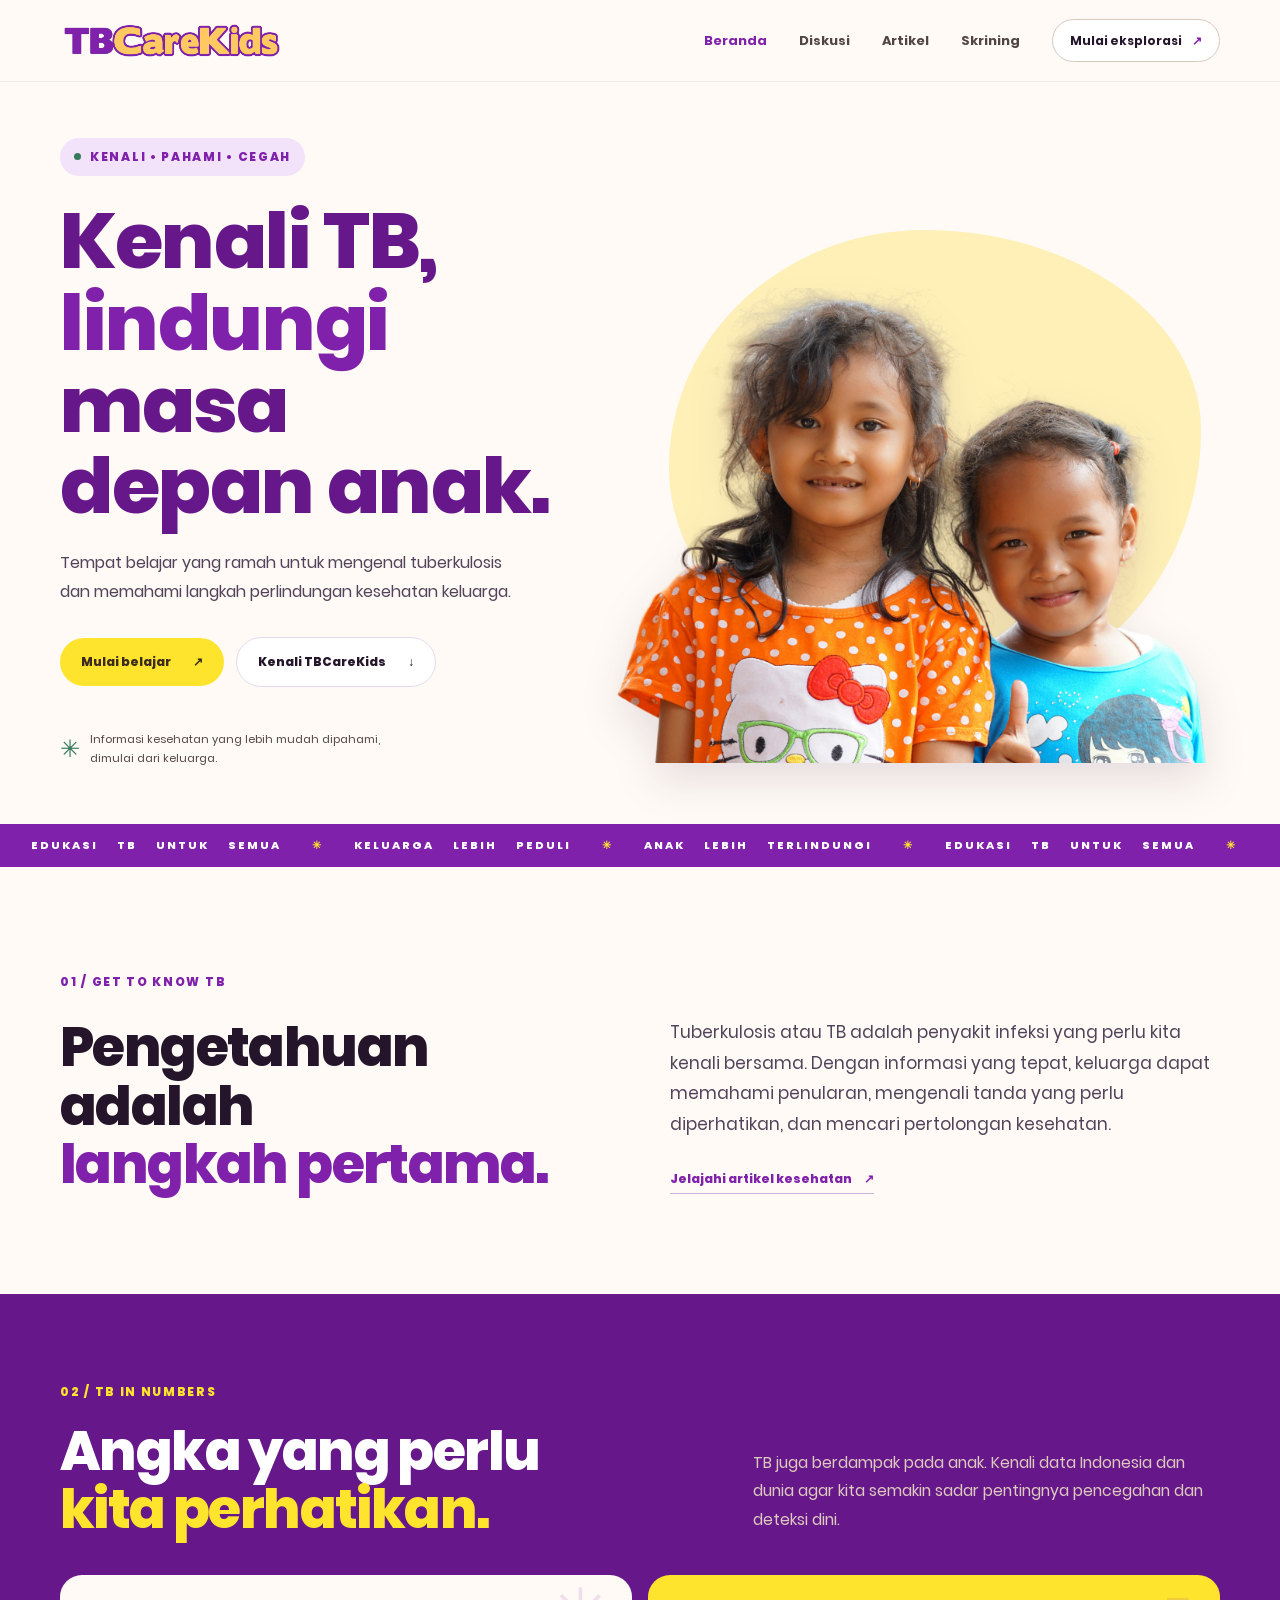
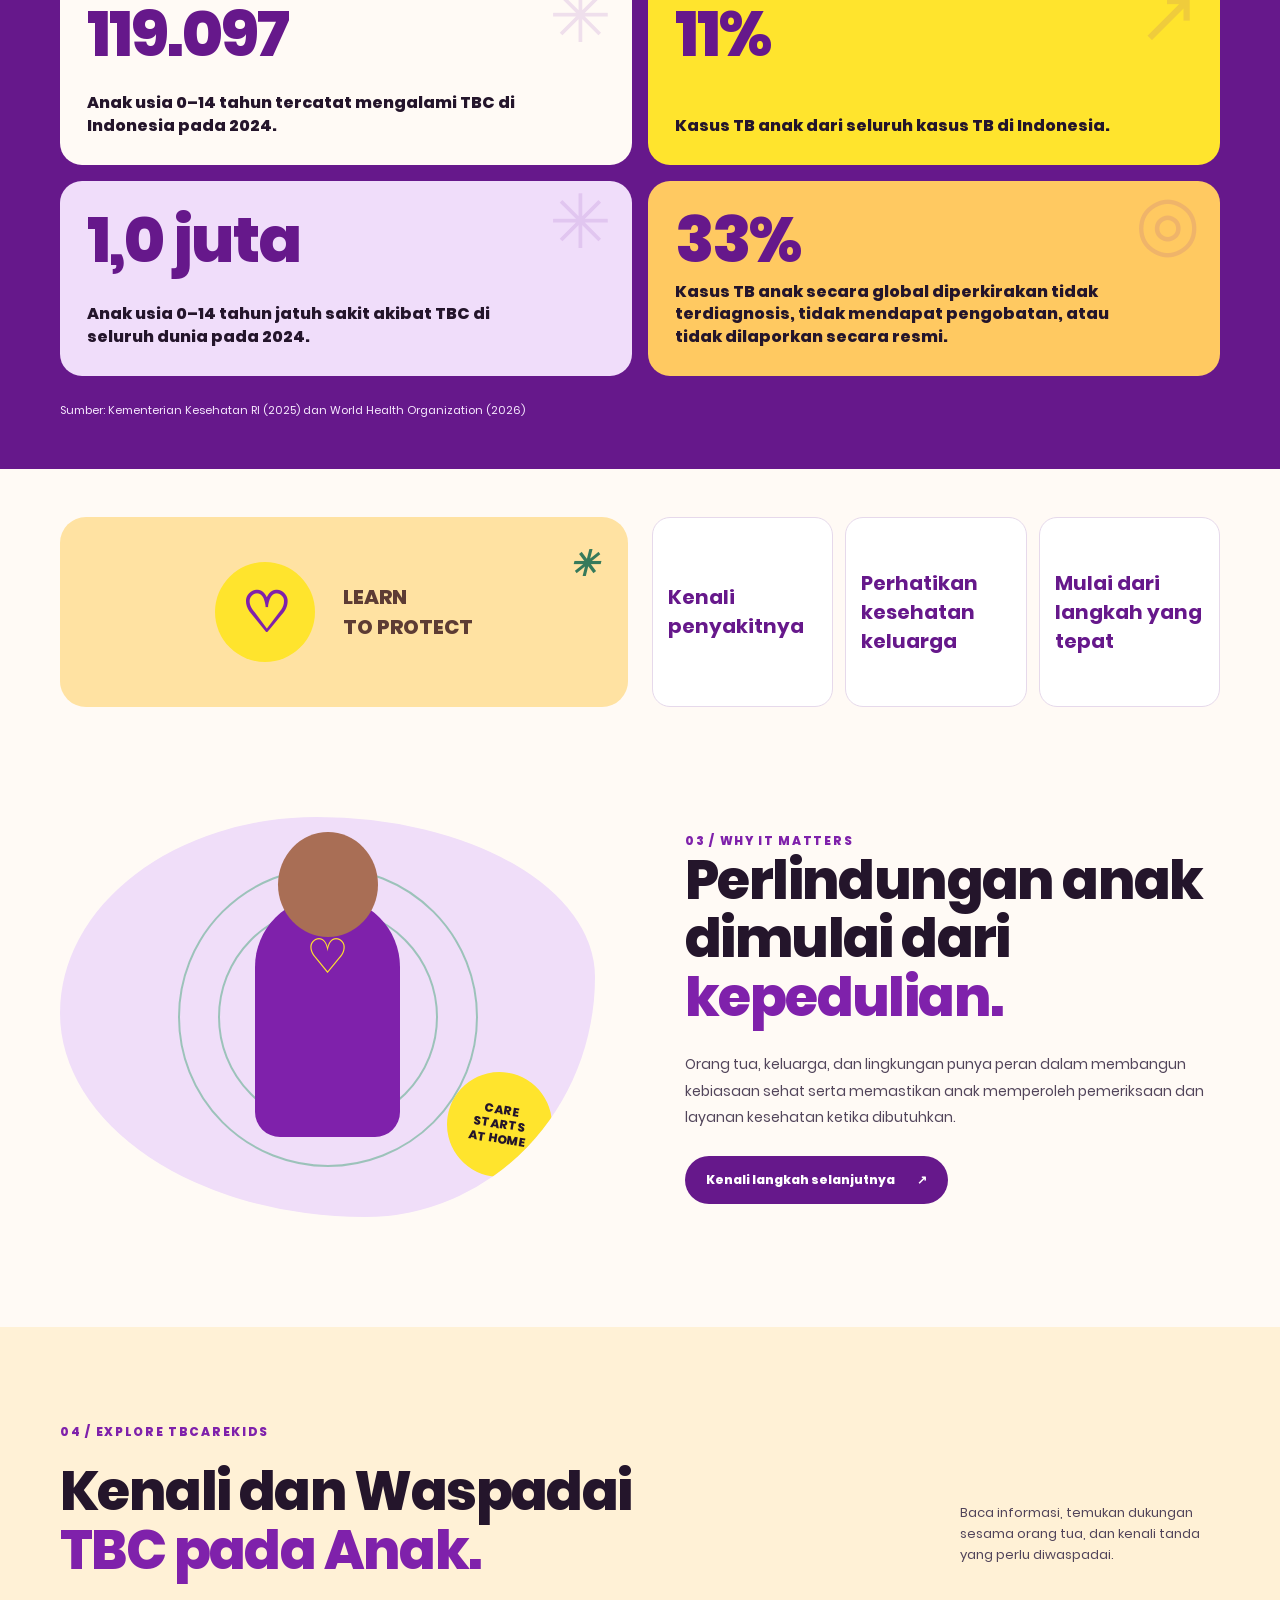
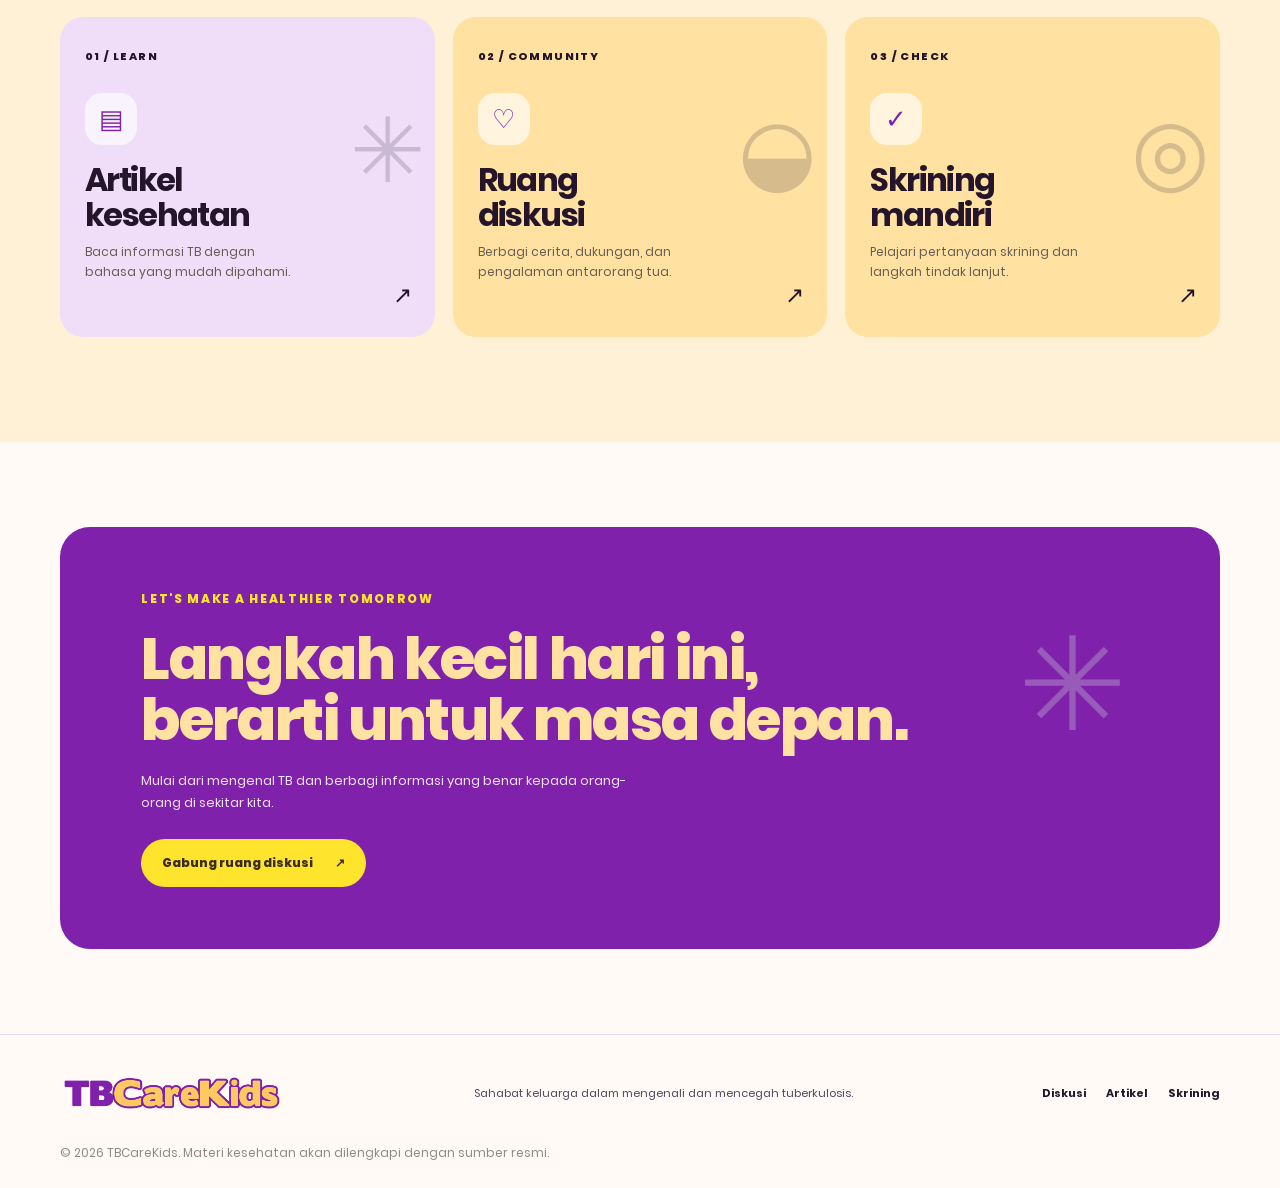
<file: TBCareKids-v7/index.html>
<!DOCTYPE html>
<html lang="id">
<head>
  <meta charset="UTF-8">
  <meta name="viewport" content="width=device-width, initial-scale=1.0">
  <meta name="description" content="TBCareKids — Sahabat keluarga dalam mengenali dan mencegah tuberkulosis.">
  <meta name="theme-color" content="#fffaf5">
  <title>TBCareKids — Kenali TB, Lindungi Generasi</title>
  
  <link rel="stylesheet" href="css/style.css">
<link rel="stylesheet" href="css/v6.css"><link rel="stylesheet" href="css/v7.css"><link rel="stylesheet" href="css/v8.css"></head>
<body>
  <header class="site-header">
    <a class="brand" href="index.html" aria-label="TBCareKids beranda"><img class="brand-logo" src="assets/images/logo-v7.png" alt="TBCareKids" width="3405" height="554"></a>
    <button class="menu-toggle" aria-label="Buka menu" aria-expanded="false"><span></span><span></span><span></span></button>
    <nav class="main-nav" aria-label="Navigasi utama">
      <a class="active" href="index.html">Beranda</a><a href="komunitas.html">Diskusi</a><a href="artikel.html">Artikel</a><a href="skrining.html">Skrining</a>
      <a class="nav-cta" href="skrining.html">Mulai eksplorasi <span>↗</span></a>
    </nav>
  </header>

  <main>
    <section class="hero section-wrap">
      <div class="hero-copy">
        <span class="eyebrow"><span class="eyebrow-dot"></span> Kenali • Pahami • Cegah</span>
        <h1>Kenali TB,<br><span class="text-purple">lindungi</span> masa<br>depan anak.</h1>
        <p class="hero-lead">Tempat belajar yang ramah untuk mengenal tuberkulosis dan memahami langkah perlindungan kesehatan keluarga.</p>
        <div class="hero-actions"><a class="btn btn-primary" href="artikel.html">Mulai belajar <span>↗</span></a><a class="btn btn-quiet" href="#tentang">Kenali TBCareKids <span>↓</span></a></div>
        <div class="hero-note"><span class="note-icon">✳</span><span>Informasi kesehatan yang lebih mudah dipahami, dimulai dari keluarga.</span></div>
      </div>
      <div class="hero-art" aria-label="Foto anak-anak">
        <span class="photo-accent-ring" aria-hidden="true"></span>
        <div class="hero-photo-wrap">
          <img class="hero-photo" src="assets/images/landing-kids.png" alt="Dua anak tersenyum" width="2048" height="1365" fetchpriority="high">
        </div>
      </div>
    </section>

    <section class="ticker" aria-label="Pesan utama"><div>EDUKASI TB UNTUK SEMUA <span>✳</span> KELUARGA LEBIH PEDULI <span>✳</span> ANAK LEBIH TERLINDUNGI <span>✳</span> EDUKASI TB UNTUK SEMUA <span>✳</span></div></section>

    <section class="intro section-wrap" id="tentang">
      <div class="section-kicker">01 / GET TO KNOW TB</div>
      <div class="intro-grid">
        <h2>Pengetahuan adalah<br><span class="text-purple">langkah pertama.</span></h2>
        <div><p class="large-copy">Tuberkulosis atau TB adalah penyakit infeksi yang perlu kita kenali bersama. Dengan informasi yang tepat, keluarga dapat memahami penularan, mengenali tanda yang perlu diperhatikan, dan mencari pertolongan kesehatan.</p><a class="text-link" href="artikel.html">Jelajahi artikel kesehatan <span>↗</span></a></div>
      </div>

    </section>

    <section class="stats-section" aria-labelledby="stats-heading">
      <div class="section-wrap stats-inner">
        <div class="section-kicker light">02 / TB IN NUMBERS</div>
        <div class="stats-heading"><h2 id="stats-heading">Angka yang perlu<br><span>kita perhatikan.</span></h2><p>TB juga berdampak pada anak. Kenali data Indonesia dan dunia agar kita semakin sadar pentingnya pencegahan dan deteksi dini.</p></div>
        <div class="stats-grid">
          <article class="stat-tile stat-tile-primary"><div class="stat-number" data-count-target="135000" data-count-format="count" aria-label="135.000">135.000</div><div class="stat-label">Anak usia 0–14 tahun tercatat mengalami TBC di Indonesia pada 2024.</div><span class="stat-decoration" aria-hidden="true">✳</span></article>
          <article class="stat-tile stat-tile-yellow"><div class="stat-number" data-count-target="12" data-count-format="percent" aria-label="12%">12%</div><div class="stat-label">Kasus TB anak dari seluruh kasus TB di Indonesia.</div><span class="stat-decoration" aria-hidden="true">↗</span></article>
          <article class="stat-tile stat-tile-lilac"><div class="stat-number" data-count-target="1.2" data-count-format="million" aria-label="1,2 juta">1,2 juta</div><div class="stat-label">Anak usia 0–14 tahun jatuh sakit akibat TBC di seluruh dunia pada 2024.</div><span class="stat-decoration" aria-hidden="true">✳</span></article>
          <article class="stat-tile stat-tile-orange"><div class="stat-number" data-count-target="42" data-count-format="percent" aria-label="42%">42%</div><div class="stat-label">Kasus TB anak secara global diperkirakan tidak terdiagnosis, tidak mendapat pengobatan, atau tidak dilaporkan secara resmi.</div><span class="stat-decoration" aria-hidden="true">◎</span></article>
        </div>
        <div class="stats-bottom stats-source-single"><span>Sumber: Kementerian Kesehatan RI (2025) dan World Health Organization (2026)</span></div>
      </div>
    </section>

    <section class="learn-after-stats section-wrap" aria-label="Belajar untuk melindungi">
      <div class="intro-bottom">
        <div class="intro-visual"><div class="lung-icon">♡</div><span>LEARN<br>TO PROTECT</span><i>✳</i></div>
        <div class="intro-facts"><div><span>Kenali penyakitnya</span></div><div><span>Perhatikan kesehatan keluarga</span></div><div><span>Mulai dari langkah yang tepat</span></div></div>
      </div>
    </section>

    <section class="why section-wrap">
      <div class="why-image"><div class="why-orbit orbit-a"></div><div class="why-orbit orbit-b"></div><div class="why-figure"><span>♡</span></div><div class="why-label">CARE<br>STARTS<br>AT HOME</div></div>
      <div class="why-copy"><div class="section-kicker">03 / WHY IT MATTERS</div><h2>Perlindungan anak<br>dimulai dari <span class="text-purple">kepedulian.</span></h2><p>Orang tua, keluarga, dan lingkungan punya peran dalam membangun kebiasaan sehat serta memastikan anak memperoleh pemeriksaan dan layanan kesehatan ketika dibutuhkan.</p><a class="btn btn-dark" href="skrining.html">Kenali langkah selanjutnya <span>↗</span></a></div>
    </section>

    <section class="explore-section">
      <div class="section-wrap">
        <div class="section-kicker">04 / EXPLORE TBCAREKIDS</div>
        <div class="explore-heading"><h2>Kenali dan Waspadai<br><span class="text-purple">TBC pada Anak.</span></h2><p>Baca informasi, temukan dukungan sesama orang tua, dan kenali tanda yang perlu diwaspadai.</p></div>
        <div class="feature-grid">
          <a class="feature-card feature-lilac" href="artikel.html"><span class="feature-index">01 / LEARN</span><div class="feature-icon">▤</div><h3>Artikel<br>kesehatan</h3><p>Baca informasi TB dengan bahasa yang mudah dipahami.</p><span class="feature-arrow">↗</span><div class="feature-shape">✳</div></a>
          <a class="feature-card feature-yellow" href="komunitas.html"><span class="feature-index">02 / COMMUNITY</span><div class="feature-icon">♡</div><h3>Ruang<br>diskusi</h3><p>Berbagi cerita, dukungan, dan pengalaman antarorang tua.</p><span class="feature-arrow">↗</span><div class="feature-shape">◒</div></a>
          <a class="feature-card feature-green" href="skrining.html"><span class="feature-index">03 / CHECK</span><div class="feature-icon">✓</div><h3>Skrining<br>mandiri</h3><p>Pelajari pertanyaan skrining dan langkah tindak lanjut.</p><span class="feature-arrow">↗</span><div class="feature-shape">◎</div></a>
        </div>
      </div>
    </section>

    <section class="closing section-wrap"><div class="closing-card"><div class="closing-doodle">✳</div><div class="section-kicker light">LET'S MAKE A HEALTHIER TOMORROW</div><h2>Langkah kecil hari ini,<br>berarti untuk masa depan.</h2><p>Mulai dari mengenal TB dan berbagi informasi yang benar kepada orang-orang di sekitar kita.</p><a class="btn btn-yellow" href="komunitas.html">Gabung ruang diskusi <span>↗</span></a></div></section>
  </main>

  <footer class="site-footer"><a class="brand" href="index.html" aria-label="TBCareKids beranda"><img class="brand-logo" src="assets/images/logo-v7.png" alt="TBCareKids" width="3405" height="554"></a><p>Sahabat keluarga dalam mengenali dan mencegah tuberkulosis.</p><div class="footer-links"><a href="komunitas.html">Diskusi</a><a href="artikel.html">Artikel</a><a href="skrining.html">Skrining</a></div><small>© <span id="year"></span> TBCareKids. Materi kesehatan akan dilengkapi dengan sumber resmi.</small></footer>
  <script src="js/main.js"></script>
</body>
</html>
</file>
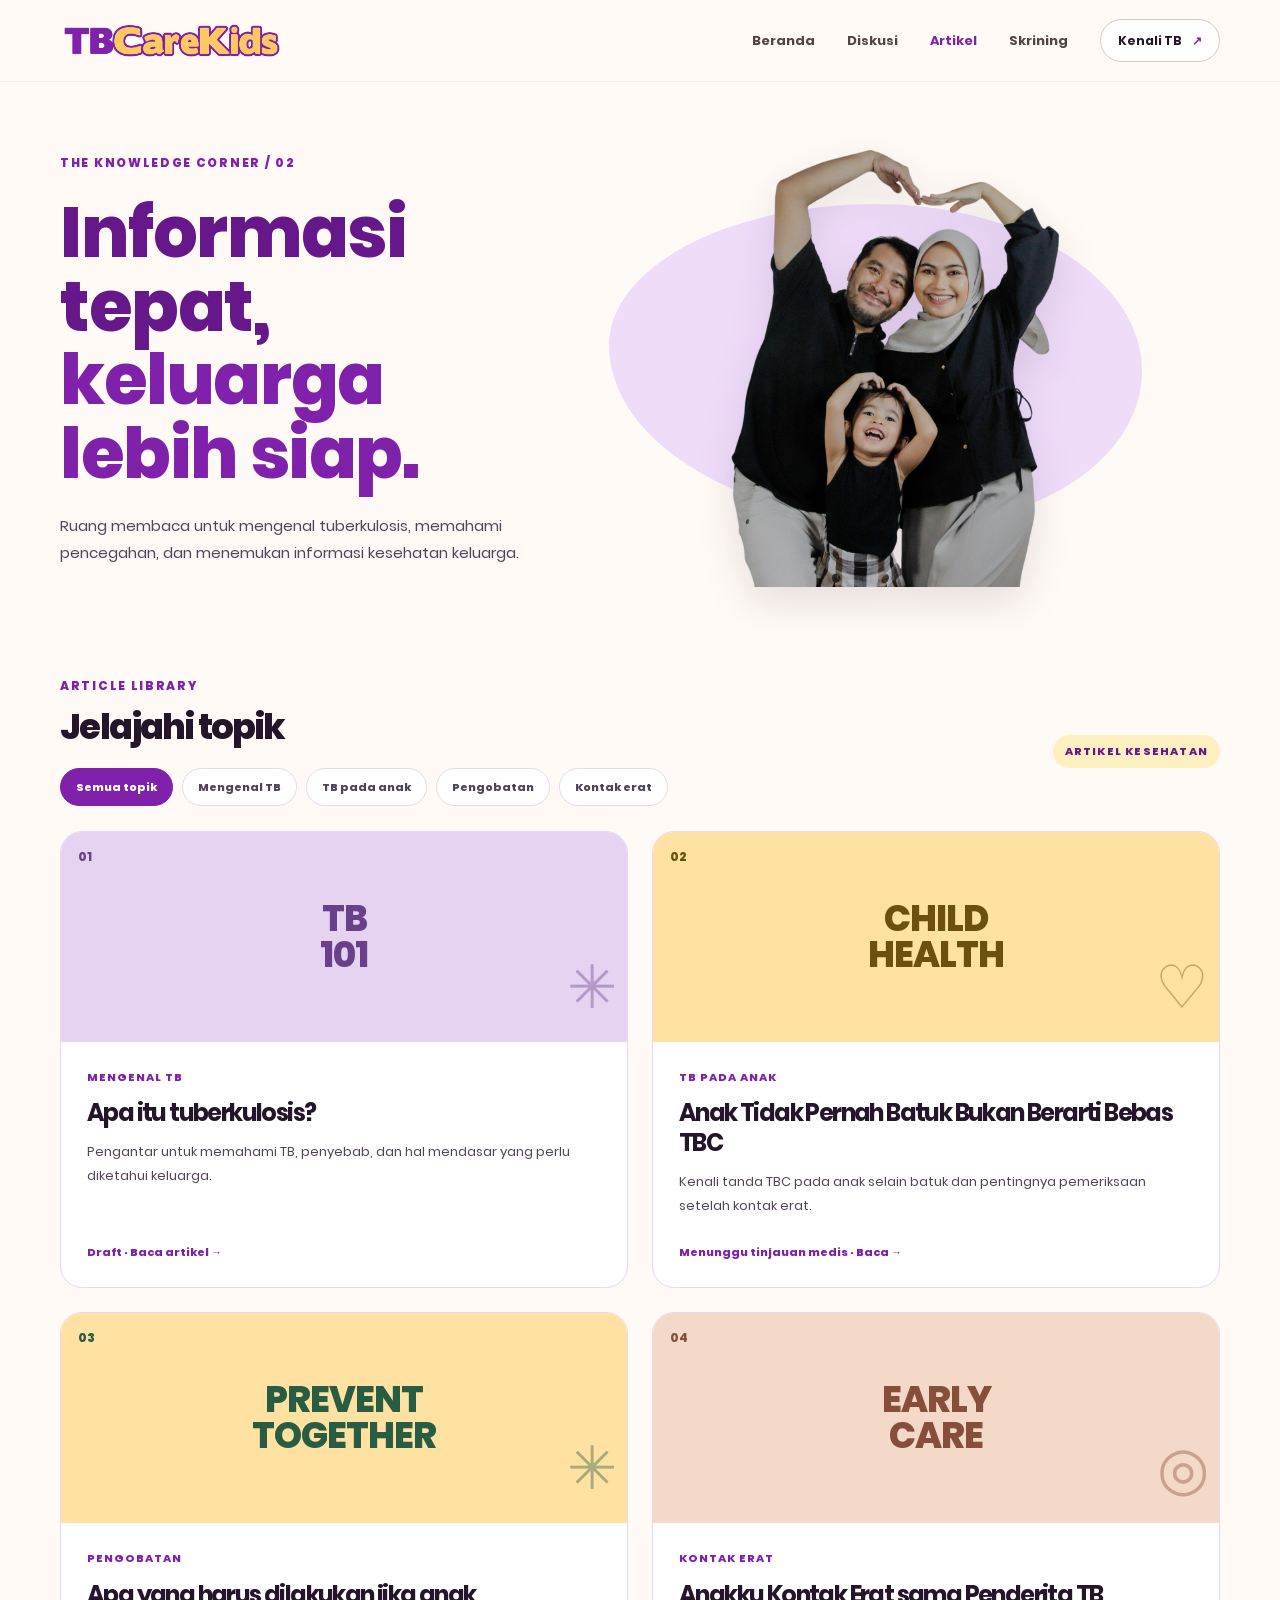
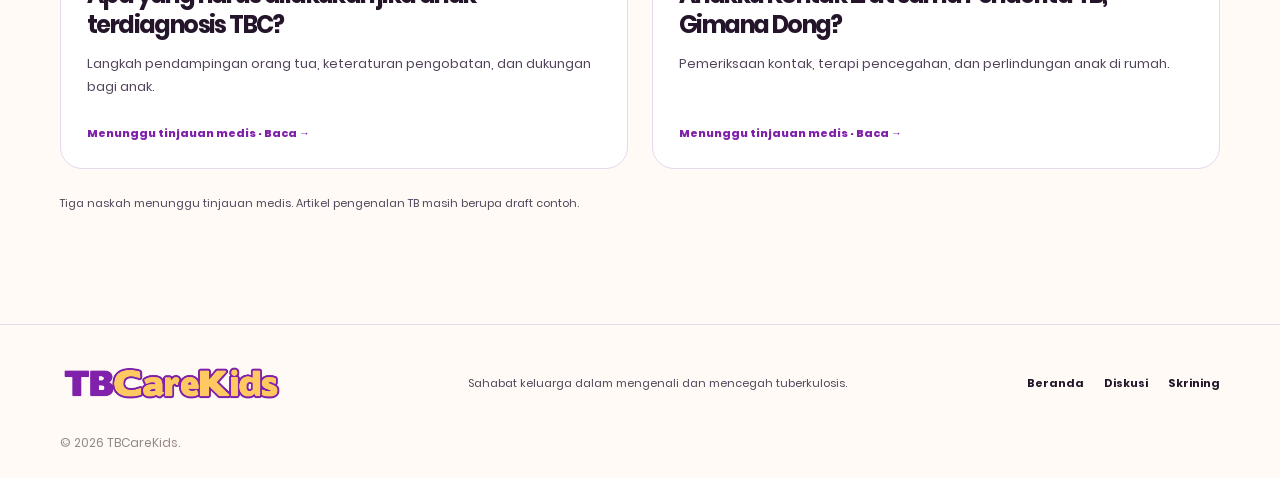
<file: TBCareKids-v7/artikel.html>
<!DOCTYPE html>
<html lang="id"><head><meta charset="UTF-8"><meta name="viewport" content="width=device-width, initial-scale=1.0"><meta name="description" content="Artikel edukasi tuberkulosis dari TBCareKids."><title>Artikel Kesehatan — TBCareKids</title><link rel="stylesheet" href="css/style.css"><link rel="stylesheet" href="css/article-detail.css"><link rel="stylesheet" href="css/v6.css"><link rel="stylesheet" href="css/v7.css"><link rel="stylesheet" href="css/v8.css"></head>
<body><header class="site-header"><a class="brand" href="index.html" aria-label="TBCareKids beranda"><img class="brand-logo" src="assets/images/logo-v7.png" alt="TBCareKids" width="3405" height="554"></a><button class="menu-toggle" aria-label="Buka menu" aria-expanded="false"><span></span><span></span><span></span></button><nav class="main-nav"><a href="index.html">Beranda</a><a href="komunitas.html">Diskusi</a><a class="active" href="artikel.html">Artikel</a><a href="skrining.html">Skrining</a><a class="nav-cta" href="skrining.html">Kenali TB <span>↗</span></a></nav></header>
<main><section class="page-hero section-wrap"><div><div class="section-kicker">THE KNOWLEDGE CORNER / 02</div><h1>Informasi tepat,<br><span class="text-purple">keluarga lebih siap.</span></h1><p>Ruang membaca untuk mengenal tuberkulosis, memahami pencegahan, dan menemukan informasi kesehatan keluarga.</p></div><div class="page-hero-art photo-hero article-photo"><img src="assets/images/header-family.png" alt="Keluarga sedang bersama di rumah"></div></section>
<section class="section-wrap article-content"><div class="article-toolbar"><div><span class="section-kicker">ARTICLE LIBRARY</span><h2>Jelajahi topik</h2></div><span class="coming-label">ARTIKEL KESEHATAN</span></div><div class="category-pills"><button class="category-pill active" data-filter="all">Semua topik</button><button class="category-pill" data-filter="dasar">Mengenal TB</button><button class="category-pill" data-filter="anak">TB pada anak</button><button class="category-pill" data-filter="cegah">Pengobatan</button><button class="category-pill" data-filter="deteksi">Kontak erat</button></div>
<div class="article-grid">
<article class="article-card article-featured" data-category="dasar"><a class="article-card-link" href="mengenal-tb.html"><div class="article-artwork artwork-purple"><span>01</span><b>TB<br>101</b><i>✳</i></div><div class="article-card-copy"><span class="article-category">MENGENAL TB</span><h3>Apa itu tuberkulosis?</h3><p>Pengantar untuk memahami TB, penyebab, dan hal mendasar yang perlu diketahui keluarga.</p><span class="article-status">Draft · Baca artikel →</span></div></a></article>
<article class="article-card" data-category="anak"><a class="article-card-link" href="tb-pada-anak.html"><div class="article-artwork artwork-yellow"><span>02</span><b>CHILD<br>HEALTH</b><i>♡</i></div><div class="article-card-copy"><span class="article-category">TB PADA ANAK</span><h3>Anak Tidak Pernah Batuk Bukan Berarti Bebas TBC</h3><p>Kenali tanda TBC pada anak selain batuk dan pentingnya pemeriksaan setelah kontak erat.</p><span class="article-status">Menunggu tinjauan medis · Baca →</span></div></a></article>
<article class="article-card" data-category="cegah"><a class="article-card-link" href="pengobatan-tbc-anak.html"><div class="article-artwork artwork-green"><span>03</span><b>PREVENT<br>TOGETHER</b><i>✳</i></div><div class="article-card-copy"><span class="article-category">PENGOBATAN</span><h3>Apa yang harus dilakukan jika anak terdiagnosis TBC?</h3><p>Langkah pendampingan orang tua, keteraturan pengobatan, dan dukungan bagi anak.</p><span class="article-status">Menunggu tinjauan medis · Baca →</span></div></a></article>
<article class="article-card" data-category="deteksi"><a class="article-card-link" href="kontak-erat-tbc.html"><div class="article-artwork artwork-peach"><span>04</span><b>EARLY<br>CARE</b><i>◎</i></div><div class="article-card-copy"><span class="article-category">KONTAK ERAT</span><h3>Anakku Kontak Erat sama Penderita TB, Gimana Dong?</h3><p>Pemeriksaan kontak, terapi pencegahan, dan perlindungan anak di rumah.</p><span class="article-status">Menunggu tinjauan medis · Baca →</span></div></a></article>
</div><p class="library-note">Tiga naskah menunggu tinjauan medis. Artikel pengenalan TB masih berupa draft contoh.</p></section></main>
<footer class="site-footer"><a class="brand" href="index.html" aria-label="TBCareKids beranda"><img class="brand-logo" src="assets/images/logo-v7.png" alt="TBCareKids" width="3405" height="554"></a><p>Sahabat keluarga dalam mengenali dan mencegah tuberkulosis.</p><div class="footer-links"><a href="index.html">Beranda</a><a href="komunitas.html">Diskusi</a><a href="skrining.html">Skrining</a></div><small>© <span id="year"></span> TBCareKids.</small></footer><script src="js/main.js"></script><script src="js/articles.js"></script></body></html>
</file>
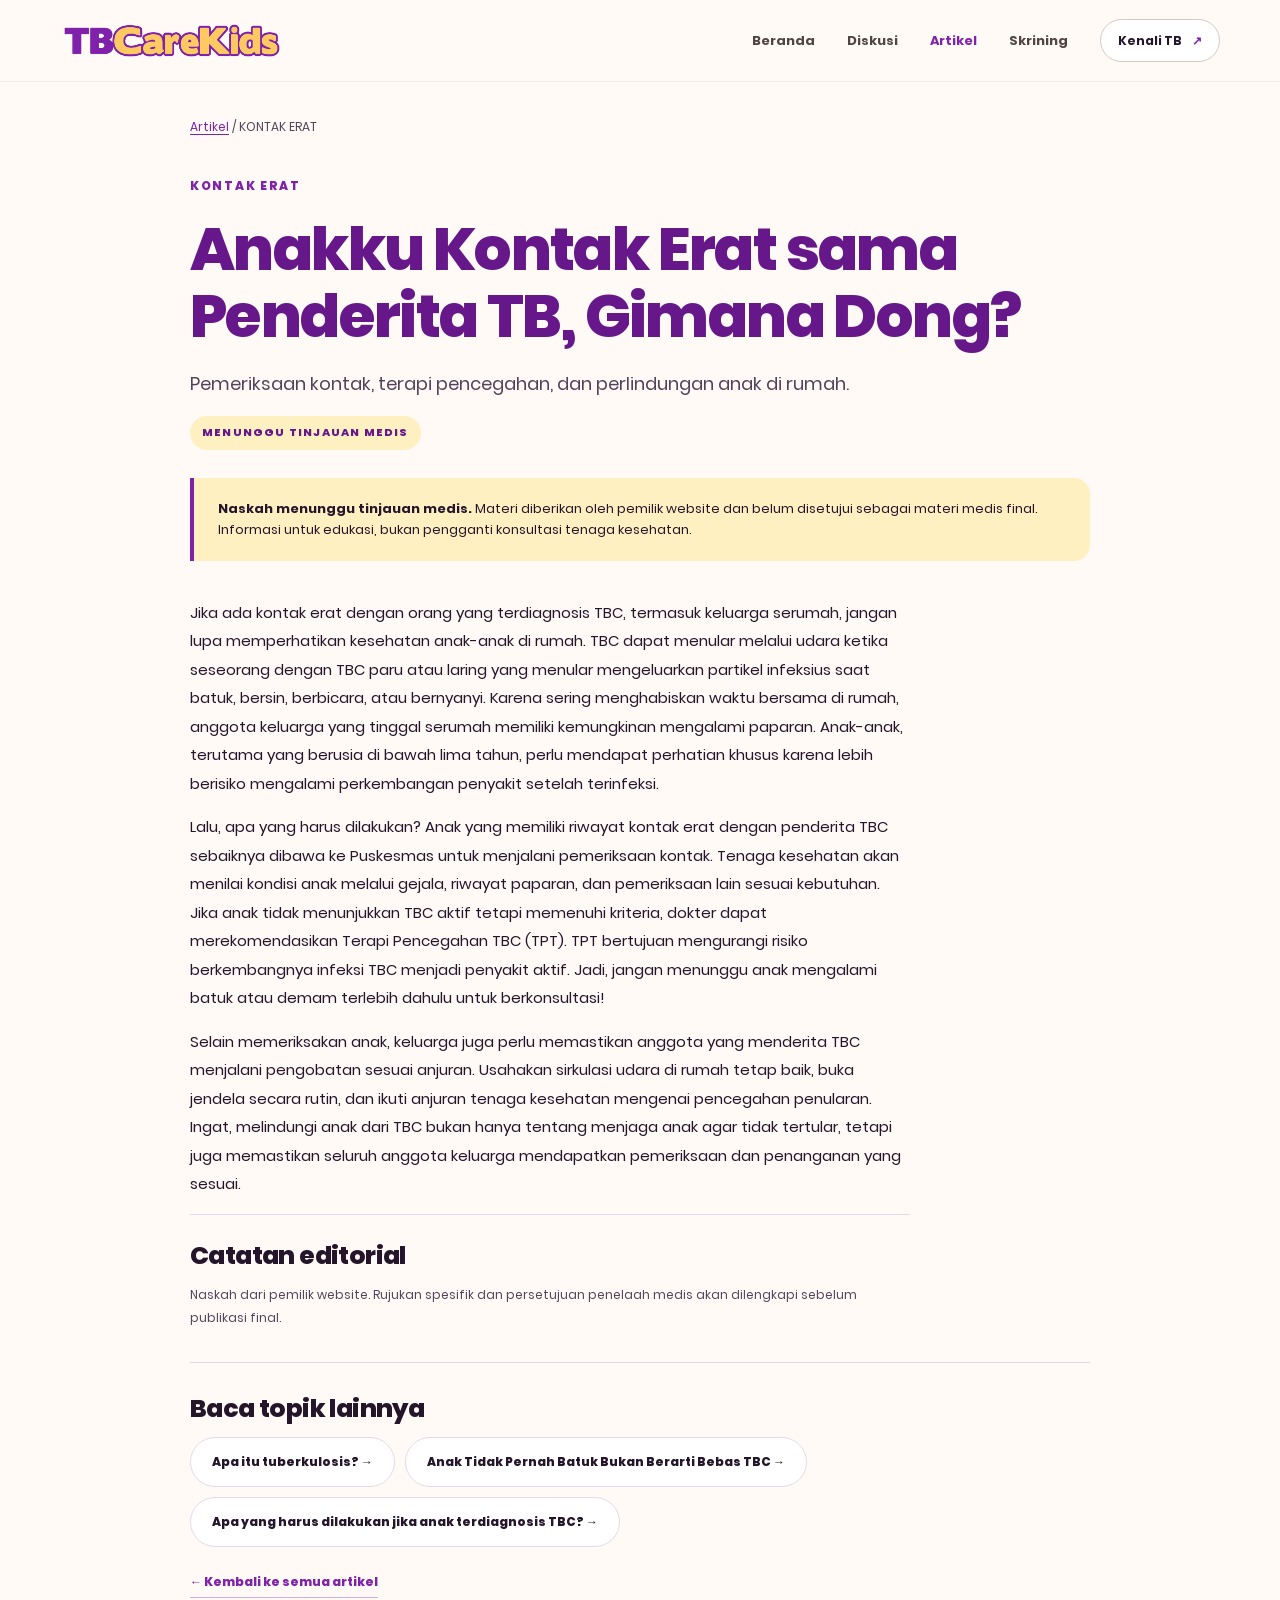
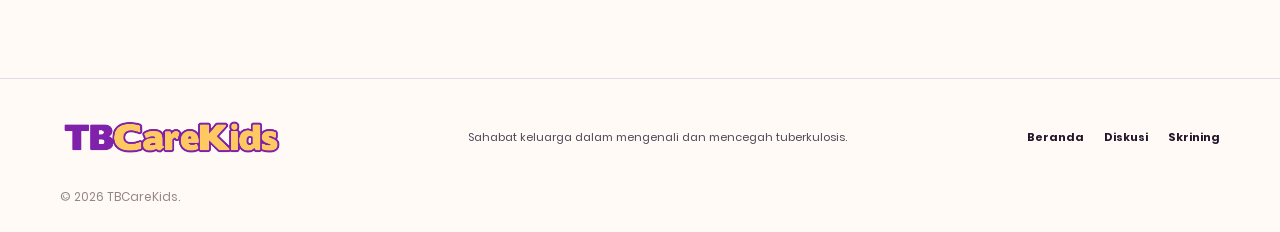
<file: TBCareKids-v7/deteksi-dini-tb.html>
<!DOCTYPE html><html lang="id"><head><meta charset="UTF-8"><meta name="viewport" content="width=device-width, initial-scale=1.0"><meta name="description" content="Pemeriksaan kontak, terapi pencegahan, dan perlindungan anak di rumah."><title>Anakku Kontak Erat sama Penderita TB, Gimana Dong? — TBCareKids</title><link rel="stylesheet" href="css/style.css"><link rel="stylesheet" href="css/article-detail.css"><link rel="stylesheet" href="css/v6.css"><link rel="stylesheet" href="css/v7.css"><link rel="stylesheet" href="css/v8.css"></head><body><header class="site-header"><a class="brand" href="index.html" aria-label="TBCareKids beranda"><img class="brand-logo" src="assets/images/logo-v7.png" alt="TBCareKids" width="3405" height="554"></a><button class="menu-toggle" aria-label="Buka menu" aria-expanded="false"><span></span><span></span><span></span></button><nav class="main-nav"><a href="index.html">Beranda</a><a href="komunitas.html">Diskusi</a><a class="active" href="artikel.html">Artikel</a><a href="skrining.html">Skrining</a><a class="nav-cta" href="skrining.html">Kenali TB <span>↗</span></a></nav></header><main class="section-wrap detail-wrap"><nav aria-label="Jejak navigasi" class="detail-breadcrumb"><a href="artikel.html">Artikel</a> / KONTAK ERAT</nav><article><header class="detail-heading"><span class="section-kicker">KONTAK ERAT</span><h1>Anakku Kontak Erat sama Penderita TB, Gimana Dong?</h1><p class="detail-lead">Pemeriksaan kontak, terapi pencegahan, dan perlindungan anak di rumah.</p><span class="coming-label">MENUNGGU TINJAUAN MEDIS</span></header><aside class="draft-note"><strong>Naskah menunggu tinjauan medis.</strong> Materi diberikan oleh pemilik website dan belum disetujui sebagai materi medis final. Informasi untuk edukasi, bukan pengganti konsultasi tenaga kesehatan.</aside><div class="detail-body"><!-- MULAI ISI ARTIKEL --><p>Jika ada kontak erat dengan orang yang terdiagnosis TBC, termasuk keluarga serumah, jangan lupa memperhatikan kesehatan anak-anak di rumah. TBC dapat menular melalui udara ketika seseorang dengan TBC paru atau laring yang menular mengeluarkan partikel infeksius saat batuk, bersin, berbicara, atau bernyanyi. Karena sering menghabiskan waktu bersama di rumah, anggota keluarga yang tinggal serumah memiliki kemungkinan mengalami paparan. Anak-anak, terutama yang berusia di bawah lima tahun, perlu mendapat perhatian khusus karena lebih berisiko mengalami perkembangan penyakit setelah terinfeksi.</p><p>Lalu, apa yang harus dilakukan? Anak yang memiliki riwayat kontak erat dengan penderita TBC sebaiknya dibawa ke Puskesmas untuk menjalani pemeriksaan kontak. Tenaga kesehatan akan menilai kondisi anak melalui gejala, riwayat paparan, dan pemeriksaan lain sesuai kebutuhan. Jika anak tidak menunjukkan TBC aktif tetapi memenuhi kriteria, dokter dapat merekomendasikan Terapi Pencegahan TBC (TPT). TPT bertujuan mengurangi risiko berkembangnya infeksi TBC menjadi penyakit aktif. Jadi, jangan menunggu anak mengalami batuk atau demam terlebih dahulu untuk berkonsultasi!</p><p>Selain memeriksakan anak, keluarga juga perlu memastikan anggota yang menderita TBC menjalani pengobatan sesuai anjuran. Usahakan sirkulasi udara di rumah tetap baik, buka jendela secara rutin, dan ikuti anjuran tenaga kesehatan mengenai pencegahan penularan. Ingat, melindungi anak dari TBC bukan hanya tentang menjaga anak agar tidak tertular, tetapi juga memastikan seluruh anggota keluarga mendapatkan pemeriksaan dan penanganan yang sesuai.</p><!-- AKHIR ISI ARTIKEL --><section class="detail-sources"><h2>Catatan editorial</h2><p>Naskah dari pemilik website. Rujukan spesifik dan persetujuan penelaah medis akan dilengkapi sebelum publikasi final.</p></section></div></article><nav class="detail-related" aria-label="Artikel lainnya"><h2>Baca topik lainnya</h2><div><a class="btn btn-quiet" href="mengenal-tb.html">Apa itu tuberkulosis? →</a><a class="btn btn-quiet" href="tb-pada-anak.html">Anak Tidak Pernah Batuk Bukan Berarti Bebas TBC →</a><a class="btn btn-quiet" href="pengobatan-tbc-anak.html">Apa yang harus dilakukan jika anak terdiagnosis TBC? →</a></div><a class="text-link" href="artikel.html">← Kembali ke semua artikel</a></nav></main><footer class="site-footer"><a class="brand" href="index.html" aria-label="TBCareKids beranda"><img class="brand-logo" src="assets/images/logo-v7.png" alt="TBCareKids" width="3405" height="554"></a><p>Sahabat keluarga dalam mengenali dan mencegah tuberkulosis.</p><div class="footer-links"><a href="index.html">Beranda</a><a href="komunitas.html">Diskusi</a><a href="skrining.html">Skrining</a></div><small>© <span id="year"></span> TBCareKids.</small></footer><script src="js/main.js"></script></body></html>
</file>
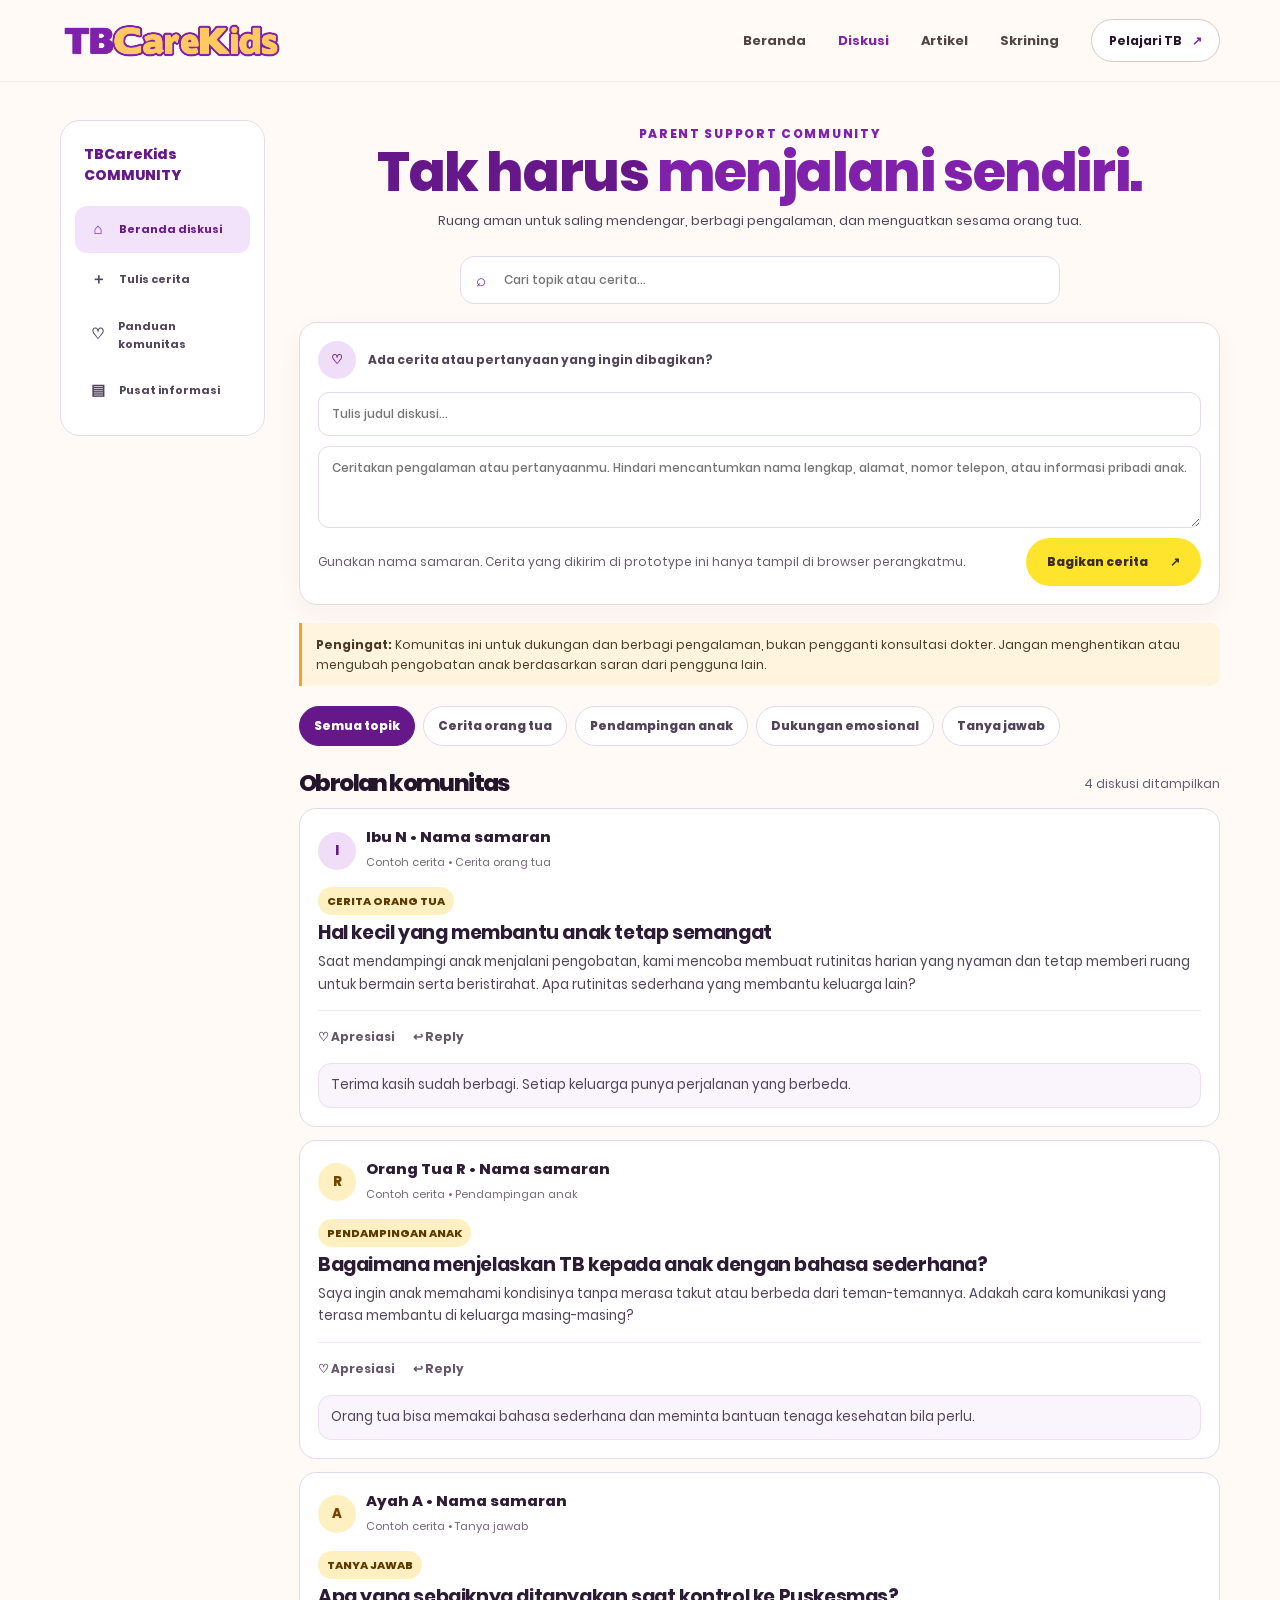
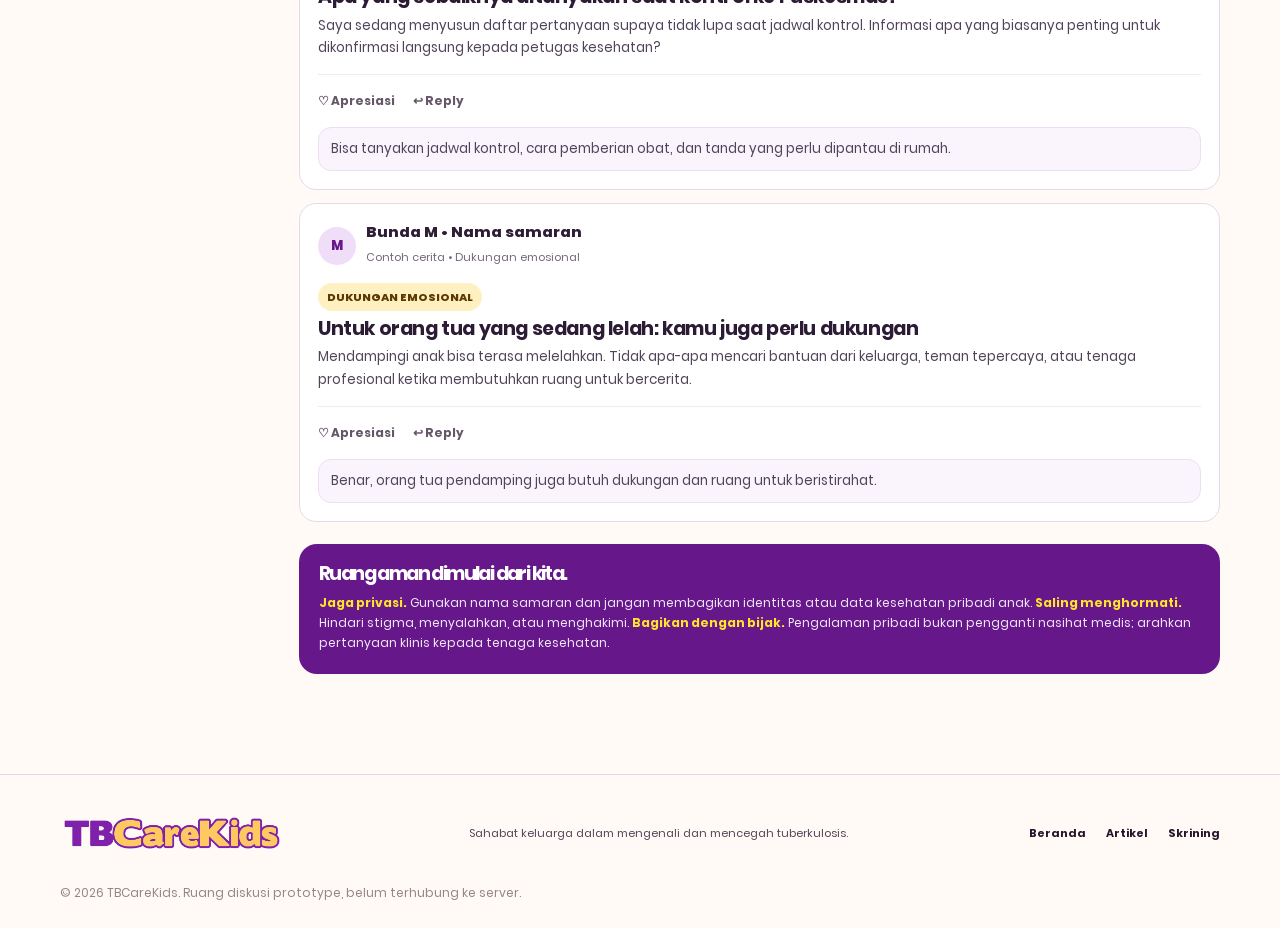
<file: TBCareKids-v7/komunitas.html>
<!DOCTYPE html>
<html lang="id">
<head>
<meta charset="UTF-8"><meta name="viewport" content="width=device-width, initial-scale=1.0">
<meta name="description" content="Ruang diskusi dan dukungan bagi orang tua yang mendampingi anak dengan TB.">
<title>Ruang Diskusi Orang Tua — TBCareKids</title>

<link rel="stylesheet" href="css/style.css">
<link rel="stylesheet" href="css/v6.css"><link rel="stylesheet" href="css/v7.css"><link rel="stylesheet" href="css/v8.css"></head>
<body>
<header class="site-header">
<a class="brand" href="index.html" aria-label="TBCareKids beranda"><img class="brand-logo" src="assets/images/logo-v7.png" alt="TBCareKids" width="3405" height="554"></a>
<button class="menu-toggle" aria-label="Buka menu" aria-expanded="false"><span></span><span></span><span></span></button>
<nav class="main-nav" aria-label="Navigasi utama"><a href="index.html">Beranda</a><a class="active" href="komunitas.html">Diskusi</a><a href="artikel.html">Artikel</a><a href="skrining.html">Skrining</a><a class="nav-cta" href="artikel.html">Pelajari TB <span>↗</span></a></nav>
</header>
<main>
<section class="community-shell section-wrap">
<aside class="community-sidebar" aria-label="Navigasi komunitas">
<div class="community-side-title">TBCareKids COMMUNITY</div>
<a class="community-side-link active" href="#feed"><span class="community-side-icon">⌂</span><span>Beranda diskusi</span></a>
<a class="community-side-link" href="#compose"><span class="community-side-icon">＋</span><span>Tulis cerita</span></a>
<a class="community-side-link" href="#guidelines"><span class="community-side-icon">♡</span><span>Panduan komunitas</span></a>
<a class="community-side-link" href="artikel.html"><span class="community-side-icon">▤</span><span>Pusat informasi</span></a>
</aside>

<div class="community-main">
<div class="community-heading">
<div class="section-kicker">PARENT SUPPORT COMMUNITY</div>
<h1>Tak harus <span class="text-purple">menjalani sendiri.</span></h1>
<p>Ruang aman untuk saling mendengar, berbagi pengalaman, dan menguatkan sesama orang tua.</p>
</div>

<div class="community-search"><span>⌕</span><input id="community-search" type="search" placeholder="Cari topik atau cerita..." aria-label="Cari diskusi"></div>

<div class="community-compose" id="compose">
<div class="compose-top"><div class="community-avatar">♡</div><p>Ada cerita atau pertanyaan yang ingin dibagikan?</p></div>
<form class="compose-card" id="post-form">
<input id="post-title" type="text" maxlength="90" placeholder="Tulis judul diskusi..." required>
<textarea id="post-body" maxlength="600" placeholder="Ceritakan pengalaman atau pertanyaanmu. Hindari mencantumkan nama lengkap, alamat, nomor telepon, atau informasi pribadi anak." required></textarea>
<div class="compose-actions">
<span class="compose-note">Gunakan nama samaran. Cerita yang dikirim di prototype ini hanya tampil di browser perangkatmu.</span>
<button class="btn btn-primary" type="submit">Bagikan cerita <span>↗</span></button>
</div>
</form>
</div>

<div class="community-notice"><strong>Pengingat:</strong> Komunitas ini untuk dukungan dan berbagi pengalaman, bukan pengganti konsultasi dokter. Jangan menghentikan atau mengubah pengobatan anak berdasarkan saran dari pengguna lain.</div>

<div class="community-topics" role="group" aria-label="Filter topik">
<button class="community-topic active" data-filter="all">Semua topik</button>
<button class="community-topic" data-filter="pengalaman">Cerita orang tua</button>
<button class="community-topic" data-filter="pendampingan">Pendampingan anak</button>
<button class="community-topic" data-filter="dukungan">Dukungan emosional</button>
<button class="community-topic" data-filter="tanya">Tanya jawab</button>
</div>

<div class="community-feed-head" id="feed"><h2>Obrolan komunitas</h2><span id="post-total">Contoh diskusi</span></div>
<div id="community-posts">
<article class="community-post" data-category="pengalaman">
<div class="post-meta"><div class="community-avatar">I</div><div class="post-meta-text"><strong>Ibu N • Nama samaran</strong><span>Contoh cerita • Cerita orang tua</span></div></div>
<span class="post-tag">CERITA ORANG TUA</span><h3>Hal kecil yang membantu anak tetap semangat</h3>
<p>Saat mendampingi anak menjalani pengobatan, kami mencoba membuat rutinitas harian yang nyaman dan tetap memberi ruang untuk bermain serta beristirahat. Apa rutinitas sederhana yang membantu keluarga lain?</p>
<div class="post-actions"><button class="post-action like-button" type="button">♡ <span>Apresiasi</span></button><button class="post-action reply-button" type="button">↩ Reply</button></div>
<div class="post-replies"><div class="reply-bubble">Terima kasih sudah berbagi. Setiap keluarga punya perjalanan yang berbeda.</div></div>
<form class="reply-composer hidden"><textarea placeholder="Tulis balasan yang suportif..."></textarea><button class="reply-submit" type="submit">Kirim reply</button></form>
</article>

<article class="community-post" data-category="pendampingan">
<div class="post-meta"><div class="community-avatar" style="background:#fff0c2;color:#754400">R</div><div class="post-meta-text"><strong>Orang Tua R • Nama samaran</strong><span>Contoh cerita • Pendampingan anak</span></div></div>
<span class="post-tag">PENDAMPINGAN ANAK</span><h3>Bagaimana menjelaskan TB kepada anak dengan bahasa sederhana?</h3>
<p>Saya ingin anak memahami kondisinya tanpa merasa takut atau berbeda dari teman-temannya. Adakah cara komunikasi yang terasa membantu di keluarga masing-masing?</p>
<div class="post-actions"><button class="post-action like-button" type="button">♡ <span>Apresiasi</span></button><button class="post-action reply-button" type="button">↩ Reply</button></div>
<div class="post-replies"><div class="reply-bubble">Orang tua bisa memakai bahasa sederhana dan meminta bantuan tenaga kesehatan bila perlu.</div></div>
<form class="reply-composer hidden"><textarea placeholder="Tulis balasan yang suportif..."></textarea><button class="reply-submit" type="submit">Kirim reply</button></form>
</article>

<article class="community-post" data-category="tanya">
<div class="post-meta"><div class="community-avatar" style="background:#fff0c2;color:#754400">A</div><div class="post-meta-text"><strong>Ayah A • Nama samaran</strong><span>Contoh cerita • Tanya jawab</span></div></div>
<span class="post-tag">TANYA JAWAB</span><h3>Apa yang sebaiknya ditanyakan saat kontrol ke Puskesmas?</h3>
<p>Saya sedang menyusun daftar pertanyaan supaya tidak lupa saat jadwal kontrol. Informasi apa yang biasanya penting untuk dikonfirmasi langsung kepada petugas kesehatan?</p>
<div class="post-actions"><button class="post-action like-button" type="button">♡ <span>Apresiasi</span></button><button class="post-action reply-button" type="button">↩ Reply</button></div>
<div class="post-replies"><div class="reply-bubble">Bisa tanyakan jadwal kontrol, cara pemberian obat, dan tanda yang perlu dipantau di rumah.</div></div>
<form class="reply-composer hidden"><textarea placeholder="Tulis balasan yang suportif..."></textarea><button class="reply-submit" type="submit">Kirim reply</button></form>
</article>

<article class="community-post" data-category="dukungan">
<div class="post-meta"><div class="community-avatar">M</div><div class="post-meta-text"><strong>Bunda M • Nama samaran</strong><span>Contoh cerita • Dukungan emosional</span></div></div>
<span class="post-tag">DUKUNGAN EMOSIONAL</span><h3>Untuk orang tua yang sedang lelah: kamu juga perlu dukungan</h3>
<p>Mendampingi anak bisa terasa melelahkan. Tidak apa-apa mencari bantuan dari keluarga, teman tepercaya, atau tenaga profesional ketika membutuhkan ruang untuk bercerita.</p>
<div class="post-actions"><button class="post-action like-button" type="button">♡ <span>Apresiasi</span></button><button class="post-action reply-button" type="button">↩ Reply</button></div>
<div class="post-replies"><div class="reply-bubble">Benar, orang tua pendamping juga butuh dukungan dan ruang untuk beristirahat.</div></div>
<form class="reply-composer hidden"><textarea placeholder="Tulis balasan yang suportif..."></textarea><button class="reply-submit" type="submit">Kirim reply</button></form>
</article>
</div>
<div class="community-empty" id="community-empty">Belum ada diskusi yang cocok dengan pencarian ini.</div>

<section class="community-guidelines" id="guidelines">
<h3>Ruang aman dimulai dari kita.</h3>
<p><strong>Jaga privasi.</strong> Gunakan nama samaran dan jangan membagikan identitas atau data kesehatan pribadi anak. <strong>Saling menghormati.</strong> Hindari stigma, menyalahkan, atau menghakimi. <strong>Bagikan dengan bijak.</strong> Pengalaman pribadi bukan pengganti nasihat medis; arahkan pertanyaan klinis kepada tenaga kesehatan.</p>
</section>
</div>
</section>
</main>
<footer class="site-footer"><a class="brand" href="index.html" aria-label="TBCareKids beranda"><img class="brand-logo" src="assets/images/logo-v7.png" alt="TBCareKids" width="3405" height="554"></a><p>Sahabat keluarga dalam mengenali dan mencegah tuberkulosis.</p><div class="footer-links"><a href="index.html">Beranda</a><a href="artikel.html">Artikel</a><a href="skrining.html">Skrining</a></div><small>© <span id="year"></span> TBCareKids. Ruang diskusi prototype, belum terhubung ke server.</small></footer>
<script src="js/main.js"></script><script src="js/community.js"></script>
</body></html>
</file>
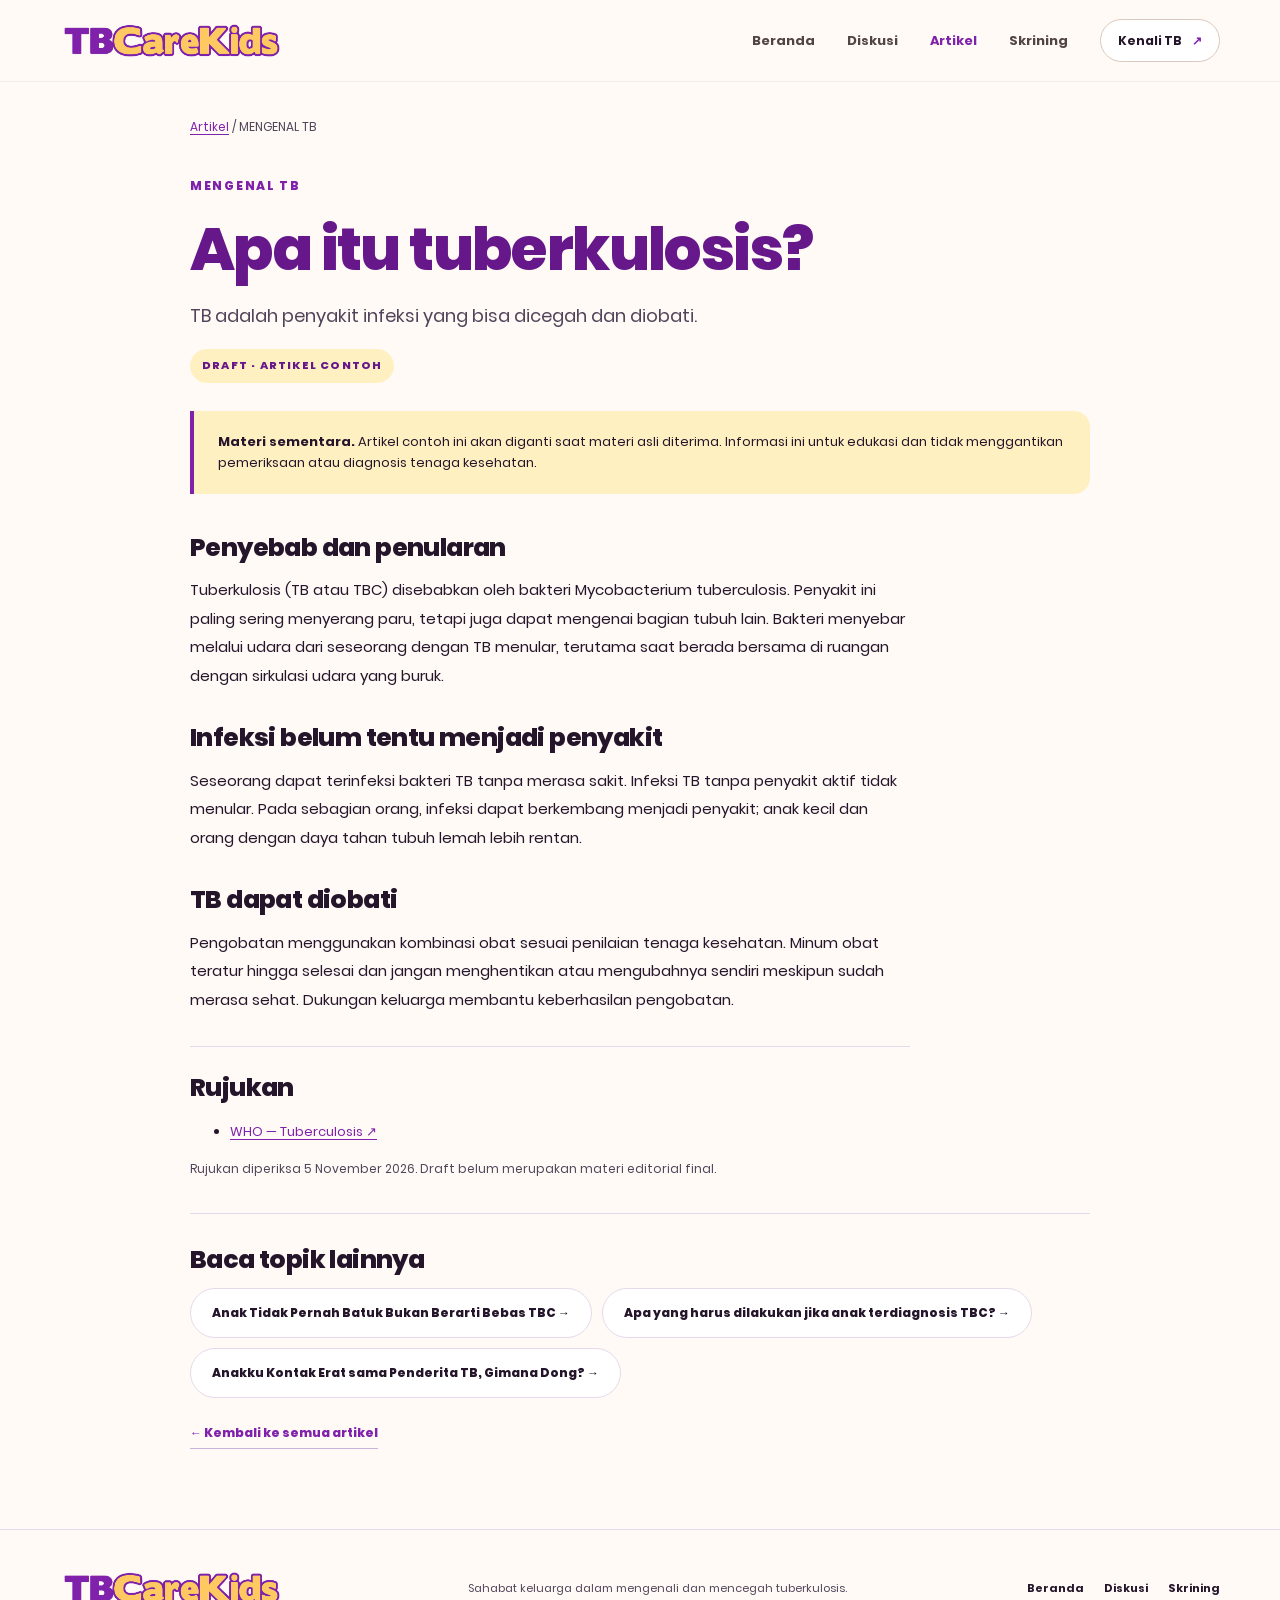
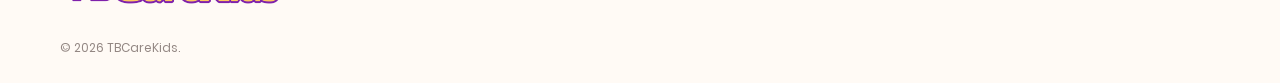
<file: TBCareKids-v7/mengenal-tb.html>
<!DOCTYPE html><html lang="id"><head><meta charset="UTF-8"><meta name="viewport" content="width=device-width, initial-scale=1.0"><meta name="description" content="Draft artikel contoh: Apa itu tuberkulosis?"><title>Apa itu tuberkulosis? — TBCareKids</title><link rel="stylesheet" href="css/style.css"><link rel="stylesheet" href="css/article-detail.css"><link rel="stylesheet" href="css/v6.css"><link rel="stylesheet" href="css/v7.css"><link rel="stylesheet" href="css/v8.css"></head><body><header class="site-header"><a class="brand" href="index.html" aria-label="TBCareKids beranda"><img class="brand-logo" src="assets/images/logo-v7.png" alt="TBCareKids" width="3405" height="554"></a><button class="menu-toggle" aria-label="Buka menu" aria-expanded="false"><span></span><span></span><span></span></button><nav class="main-nav"><a href="index.html">Beranda</a><a href="komunitas.html">Diskusi</a><a class="active" href="artikel.html">Artikel</a><a href="skrining.html">Skrining</a><a class="nav-cta" href="skrining.html">Kenali TB <span>↗</span></a></nav></header><main class="section-wrap detail-wrap"><nav aria-label="Jejak navigasi" class="detail-breadcrumb"><a href="artikel.html">Artikel</a> / MENGENAL TB</nav><article><header class="detail-heading"><span class="section-kicker">MENGENAL TB</span><h1>Apa itu tuberkulosis?</h1><p class="detail-lead">TB adalah penyakit infeksi yang bisa dicegah dan diobati.</p><span class="coming-label">DRAFT · ARTIKEL CONTOH</span></header><aside class="draft-note"><strong>Materi sementara.</strong> Artikel contoh ini akan diganti saat materi asli diterima. Informasi ini untuk edukasi dan tidak menggantikan pemeriksaan atau diagnosis tenaga kesehatan.</aside><div class="detail-body"><!-- MULAI ISI ARTIKEL: ganti bagian ini saat materi asli tersedia. --><section><h2>Penyebab dan penularan</h2><p>Tuberkulosis (TB atau TBC) disebabkan oleh bakteri Mycobacterium tuberculosis. Penyakit ini paling sering menyerang paru, tetapi juga dapat mengenai bagian tubuh lain. Bakteri menyebar melalui udara dari seseorang dengan TB menular, terutama saat berada bersama di ruangan dengan sirkulasi udara yang buruk.</p></section><section><h2>Infeksi belum tentu menjadi penyakit</h2><p>Seseorang dapat terinfeksi bakteri TB tanpa merasa sakit. Infeksi TB tanpa penyakit aktif tidak menular. Pada sebagian orang, infeksi dapat berkembang menjadi penyakit; anak kecil dan orang dengan daya tahan tubuh lemah lebih rentan.</p></section><section><h2>TB dapat diobati</h2><p>Pengobatan menggunakan kombinasi obat sesuai penilaian tenaga kesehatan. Minum obat teratur hingga selesai dan jangan menghentikan atau mengubahnya sendiri meskipun sudah merasa sehat. Dukungan keluarga membantu keberhasilan pengobatan.</p></section><!-- AKHIR ISI ARTIKEL --><section class="detail-sources"><h2>Rujukan</h2><ul><li><a href="https://www.who.int/news-room/fact-sheets/detail/tuberculosis">WHO — Tuberculosis ↗</a></li></ul><p>Rujukan diperiksa 5 November 2026. Draft belum merupakan materi editorial final.</p></section></div></article><nav class="detail-related" aria-label="Artikel lainnya"><h2>Baca topik lainnya</h2><div><a class="btn btn-quiet" href="tb-pada-anak.html">Anak Tidak Pernah Batuk Bukan Berarti Bebas TBC →</a><a class="btn btn-quiet" href="pengobatan-tbc-anak.html">Apa yang harus dilakukan jika anak terdiagnosis TBC? →</a><a class="btn btn-quiet" href="kontak-erat-tbc.html">Anakku Kontak Erat sama Penderita TB, Gimana Dong? →</a></div><a class="text-link" href="artikel.html">← Kembali ke semua artikel</a></nav></main><footer class="site-footer"><a class="brand" href="index.html" aria-label="TBCareKids beranda"><img class="brand-logo" src="assets/images/logo-v7.png" alt="TBCareKids" width="3405" height="554"></a><p>Sahabat keluarga dalam mengenali dan mencegah tuberkulosis.</p><div class="footer-links"><a href="index.html">Beranda</a><a href="komunitas.html">Diskusi</a><a href="skrining.html">Skrining</a></div><small>© <span id="year"></span> TBCareKids.</small></footer><script src="js/main.js"></script></body></html>
</file>
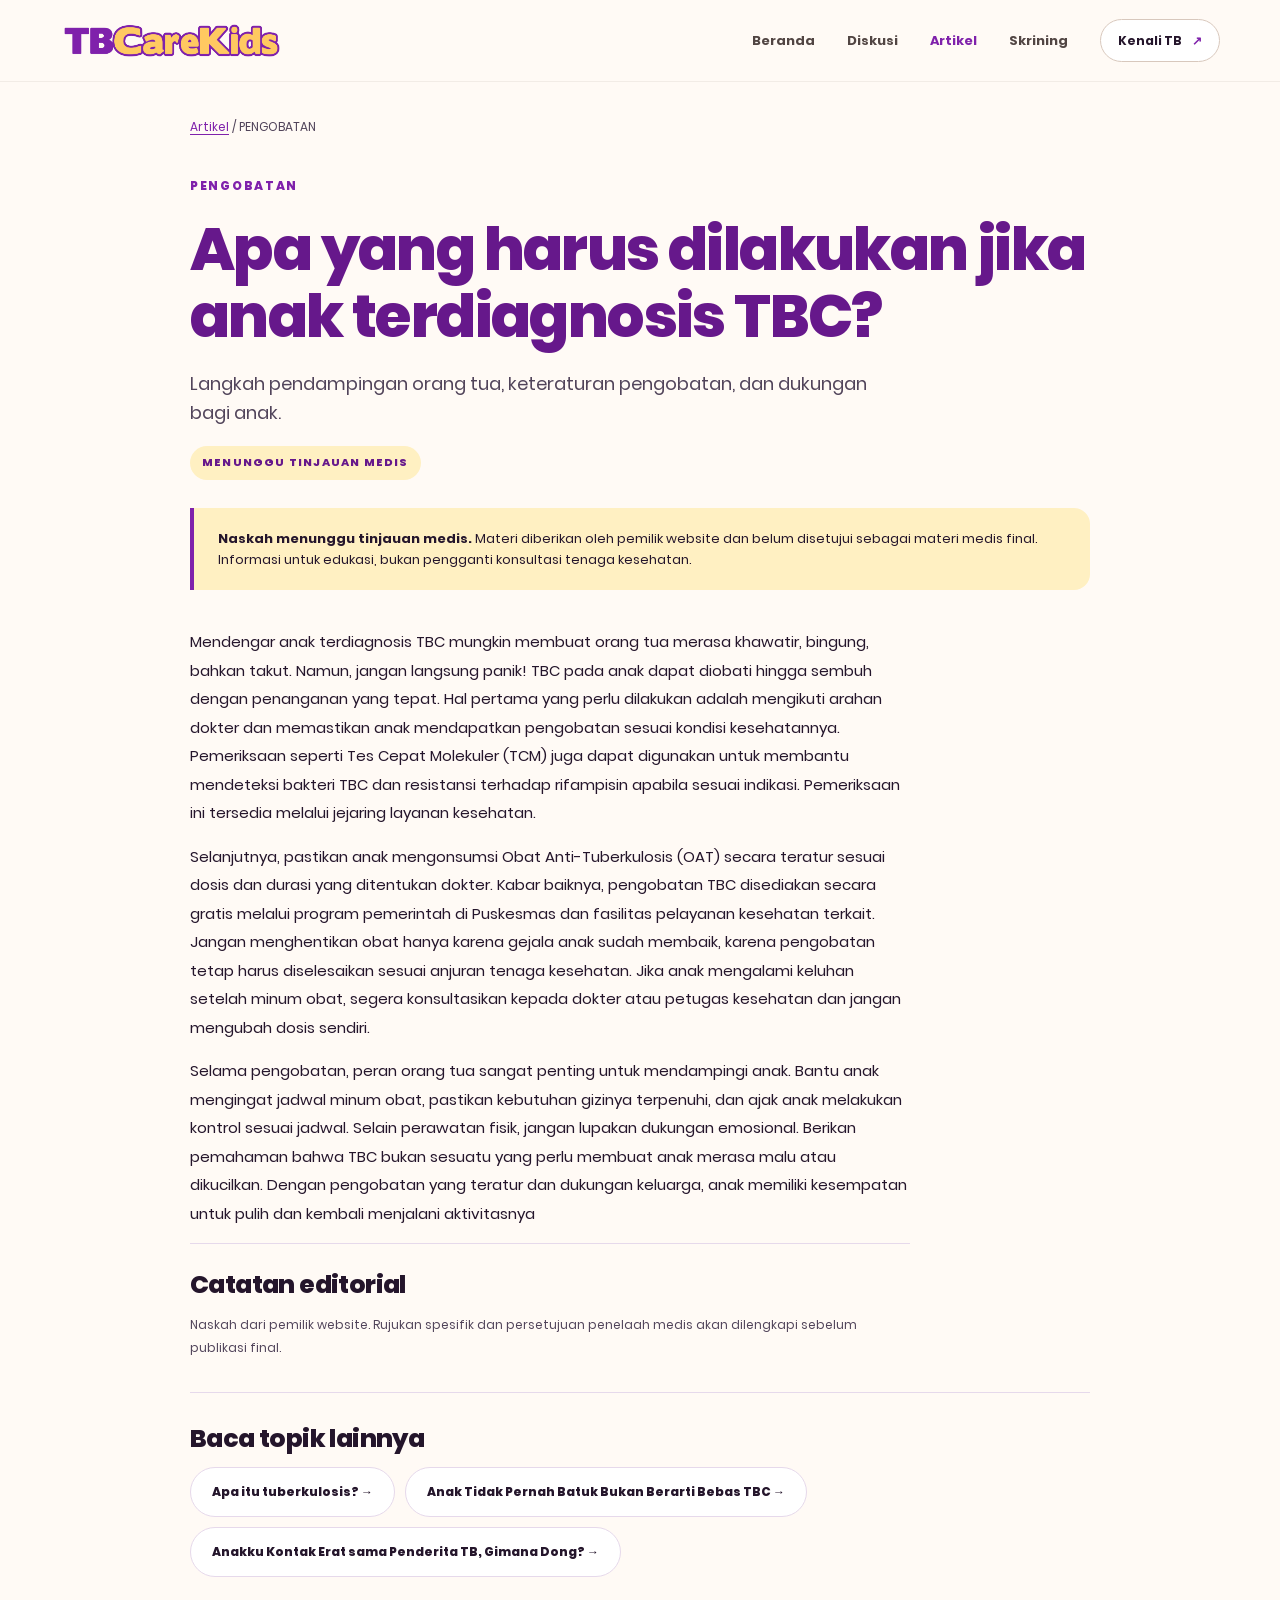
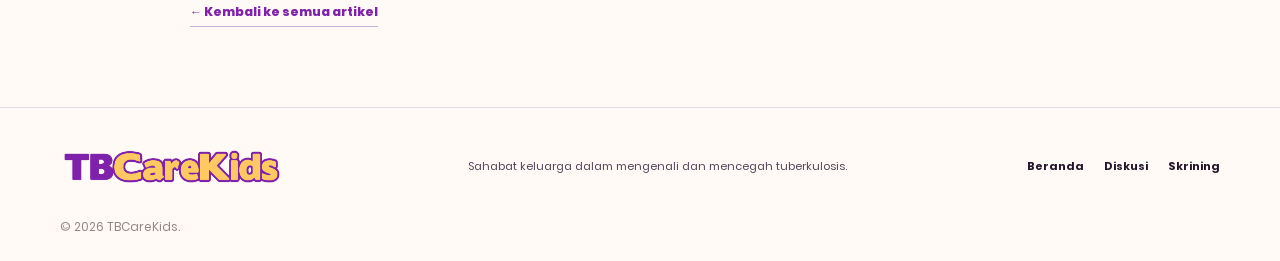
<file: TBCareKids-v7/pencegahan-tb.html>
<!DOCTYPE html><html lang="id"><head><meta charset="UTF-8"><meta name="viewport" content="width=device-width, initial-scale=1.0"><meta name="description" content="Langkah pendampingan orang tua, keteraturan pengobatan, dan dukungan bagi anak."><title>Apa yang harus dilakukan jika anak terdiagnosis TBC? — TBCareKids</title><link rel="stylesheet" href="css/style.css"><link rel="stylesheet" href="css/article-detail.css"><link rel="stylesheet" href="css/v6.css"><link rel="stylesheet" href="css/v7.css"><link rel="stylesheet" href="css/v8.css"></head><body><header class="site-header"><a class="brand" href="index.html" aria-label="TBCareKids beranda"><img class="brand-logo" src="assets/images/logo-v7.png" alt="TBCareKids" width="3405" height="554"></a><button class="menu-toggle" aria-label="Buka menu" aria-expanded="false"><span></span><span></span><span></span></button><nav class="main-nav"><a href="index.html">Beranda</a><a href="komunitas.html">Diskusi</a><a class="active" href="artikel.html">Artikel</a><a href="skrining.html">Skrining</a><a class="nav-cta" href="skrining.html">Kenali TB <span>↗</span></a></nav></header><main class="section-wrap detail-wrap"><nav aria-label="Jejak navigasi" class="detail-breadcrumb"><a href="artikel.html">Artikel</a> / PENGOBATAN</nav><article><header class="detail-heading"><span class="section-kicker">PENGOBATAN</span><h1>Apa yang harus dilakukan jika anak terdiagnosis TBC?</h1><p class="detail-lead">Langkah pendampingan orang tua, keteraturan pengobatan, dan dukungan bagi anak.</p><span class="coming-label">MENUNGGU TINJAUAN MEDIS</span></header><aside class="draft-note"><strong>Naskah menunggu tinjauan medis.</strong> Materi diberikan oleh pemilik website dan belum disetujui sebagai materi medis final. Informasi untuk edukasi, bukan pengganti konsultasi tenaga kesehatan.</aside><div class="detail-body"><!-- MULAI ISI ARTIKEL --><p>Mendengar anak terdiagnosis TBC mungkin membuat orang tua merasa khawatir, bingung, bahkan takut. Namun, jangan langsung panik! TBC pada anak dapat diobati hingga sembuh dengan penanganan yang tepat. Hal pertama yang perlu dilakukan adalah mengikuti arahan dokter dan memastikan anak mendapatkan pengobatan sesuai kondisi kesehatannya. Pemeriksaan seperti Tes Cepat Molekuler (TCM) juga dapat digunakan untuk membantu mendeteksi bakteri TBC dan resistansi terhadap rifampisin apabila sesuai indikasi. Pemeriksaan ini tersedia melalui jejaring layanan kesehatan.</p><p>Selanjutnya, pastikan anak mengonsumsi Obat Anti-Tuberkulosis (OAT) secara teratur sesuai dosis dan durasi yang ditentukan dokter. Kabar baiknya, pengobatan TBC disediakan secara gratis melalui program pemerintah di Puskesmas dan fasilitas pelayanan kesehatan terkait. Jangan menghentikan obat hanya karena gejala anak sudah membaik, karena pengobatan tetap harus diselesaikan sesuai anjuran tenaga kesehatan. Jika anak mengalami keluhan setelah minum obat, segera konsultasikan kepada dokter atau petugas kesehatan dan jangan mengubah dosis sendiri.</p><p>Selama pengobatan, peran orang tua sangat penting untuk mendampingi anak. Bantu anak mengingat jadwal minum obat, pastikan kebutuhan gizinya terpenuhi, dan ajak anak melakukan kontrol sesuai jadwal. Selain perawatan fisik, jangan lupakan dukungan emosional. Berikan pemahaman bahwa TBC bukan sesuatu yang perlu membuat anak merasa malu atau dikucilkan. Dengan pengobatan yang teratur dan dukungan keluarga, anak memiliki kesempatan untuk pulih dan kembali menjalani aktivitasnya</p><!-- AKHIR ISI ARTIKEL --><section class="detail-sources"><h2>Catatan editorial</h2><p>Naskah dari pemilik website. Rujukan spesifik dan persetujuan penelaah medis akan dilengkapi sebelum publikasi final.</p></section></div></article><nav class="detail-related" aria-label="Artikel lainnya"><h2>Baca topik lainnya</h2><div><a class="btn btn-quiet" href="mengenal-tb.html">Apa itu tuberkulosis? →</a><a class="btn btn-quiet" href="tb-pada-anak.html">Anak Tidak Pernah Batuk Bukan Berarti Bebas TBC →</a><a class="btn btn-quiet" href="kontak-erat-tbc.html">Anakku Kontak Erat sama Penderita TB, Gimana Dong? →</a></div><a class="text-link" href="artikel.html">← Kembali ke semua artikel</a></nav></main><footer class="site-footer"><a class="brand" href="index.html" aria-label="TBCareKids beranda"><img class="brand-logo" src="assets/images/logo-v7.png" alt="TBCareKids" width="3405" height="554"></a><p>Sahabat keluarga dalam mengenali dan mencegah tuberkulosis.</p><div class="footer-links"><a href="index.html">Beranda</a><a href="komunitas.html">Diskusi</a><a href="skrining.html">Skrining</a></div><small>© <span id="year"></span> TBCareKids.</small></footer><script src="js/main.js"></script></body></html>
</file>
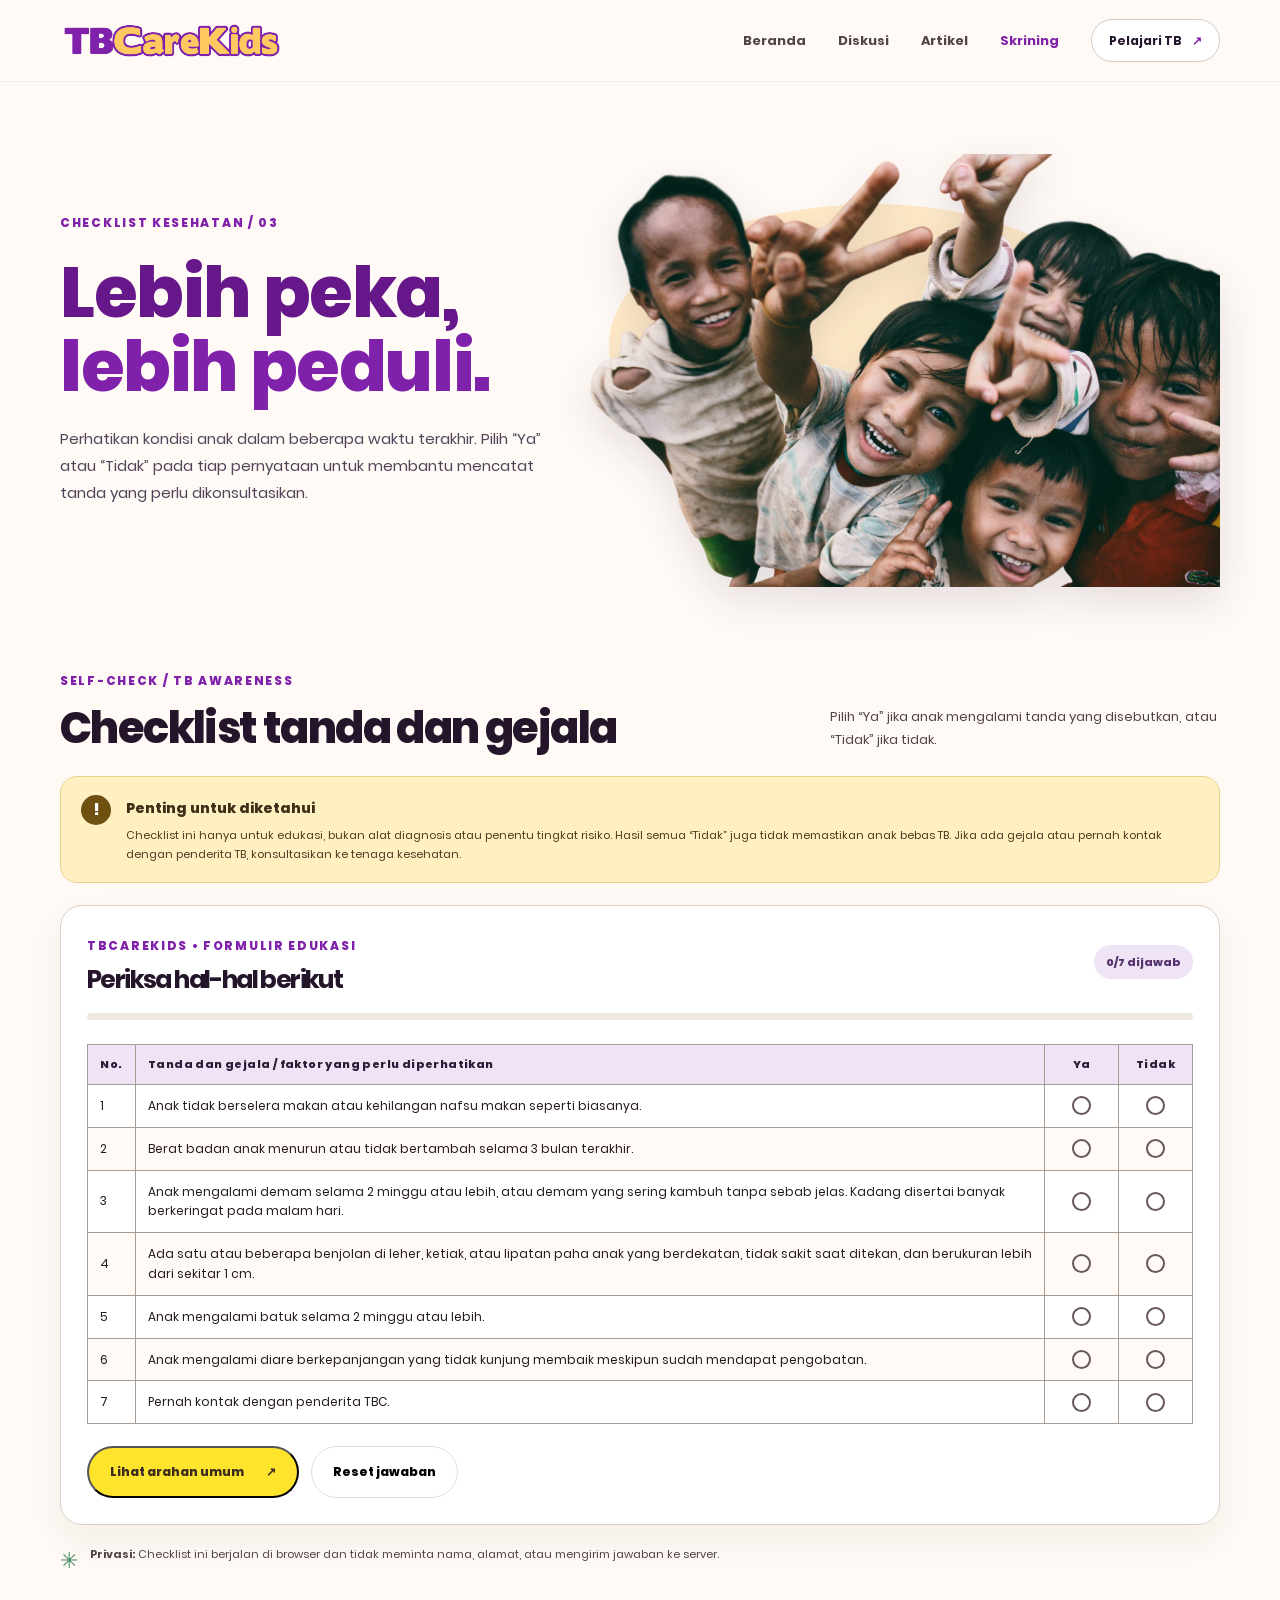
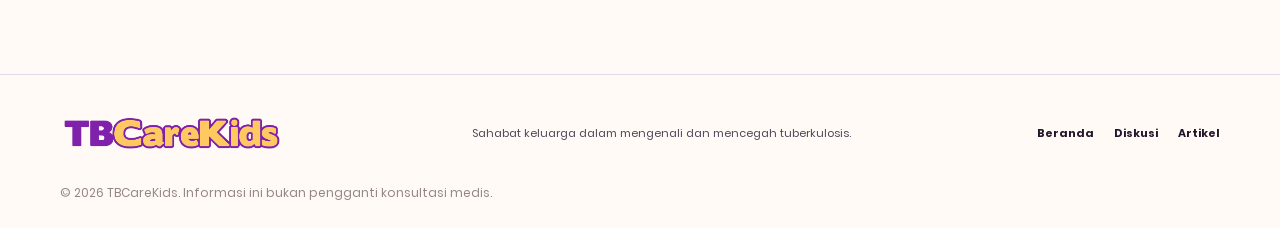
<file: TBCareKids-v7/skrining.html>
<!DOCTYPE html>
<html lang="id">
<head>
<meta charset="UTF-8"><meta name="viewport" content="width=device-width, initial-scale=1.0">
<meta name="description" content="Checklist edukasi untuk mengenali tanda dan faktor yang perlu dikonsultasikan terkait TB.">
<title>Skrining Mandiri — TBCareKids</title>

<link rel="stylesheet" href="css/style.css">
<link rel="stylesheet" href="css/v6.css"><link rel="stylesheet" href="css/v7.css"><link rel="stylesheet" href="css/v8.css"></head>
<body>
<header class="site-header">
<a class="brand" href="index.html" aria-label="TBCareKids beranda"><img class="brand-logo" src="assets/images/logo-v7.png" alt="TBCareKids" width="3405" height="554"></a>
<button class="menu-toggle" aria-label="Buka menu" aria-expanded="false"><span></span><span></span><span></span></button>
<nav class="main-nav" aria-label="Navigasi utama"><a href="index.html">Beranda</a><a href="komunitas.html">Diskusi</a><a href="artikel.html">Artikel</a><a class="active" href="skrining.html">Skrining</a><a class="nav-cta" href="artikel.html">Pelajari TB <span>↗</span></a></nav>
</header>
<main>
<section class="page-hero section-wrap"><div><div class="section-kicker">CHECKLIST KESEHATAN / 03</div><h1>Lebih peka,<br><span class="text-purple">lebih peduli.</span></h1><p>Perhatikan kondisi anak dalam beberapa waktu terakhir. Pilih “Ya” atau “Tidak” pada tiap pernyataan untuk membantu mencatat tanda yang perlu dikonsultasikan.</p></div><div class="page-hero-art photo-hero screening-photo"><img src="assets/images/screening-kids.png" alt="Sekelompok anak tersenyum bersama"></div></section>
<section class="section-wrap screening-content">
<div class="screening-intro"><div><span class="section-kicker">SELF-CHECK / TB AWARENESS</span><h2>Checklist tanda dan gejala</h2></div><p>Pilih “Ya” jika anak mengalami tanda yang disebutkan, atau “Tidak” jika tidak.</p></div>
<div class="screening-warning"><span class="warning-icon">!</span><div><strong>Penting untuk diketahui</strong><p>Checklist ini hanya untuk edukasi, bukan alat diagnosis atau penentu tingkat risiko. Hasil semua “Tidak” juga tidak memastikan anak bebas TB. Jika ada gejala atau pernah kontak dengan penderita TB, konsultasikan ke tenaga kesehatan.</p></div></div>
<form class="checklist-card" id="tb-checklist">
<div class="checklist-heading"><div><span class="section-kicker">TBCareKids • FORMULIR EDUKASI</span><h3>Periksa hal-hal berikut</h3></div><span class="checklist-count" id="answered-count">0/7 dijawab</span></div>
<div class="checklist-progress"><span id="progress-fill"></span></div>
<div class="checklist-table-wrap"><table class="checklist-table">
<colgroup><col class="check-col-number"><col class="check-col-question"><col class="check-col-answer"><col class="check-col-answer"></colgroup><thead><tr><th scope="col" class="number-col">No.</th><th scope="col">Tanda dan gejala / faktor yang perlu diperhatikan</th><th scope="col">Ya</th><th scope="col">Tidak</th></tr></thead><tbody>
<tr><td>1</td><td>Anak tidak berselera makan atau kehilangan nafsu makan seperti biasanya.</td><td><label class="checklist-choice"><input type="radio" id="q1y" name="q1" value="yes" aria-label="Pertanyaan 1: Ya"></label></td><td><label class="checklist-choice"><input type="radio" id="q1n" name="q1" value="no" aria-label="Pertanyaan 1: Tidak"></label></td></tr>
<tr><td>2</td><td>Berat badan anak menurun atau tidak bertambah selama 3 bulan terakhir.</td><td><label class="checklist-choice"><input type="radio" id="q2y" name="q2" value="yes" aria-label="Pertanyaan 2: Ya"></label></td><td><label class="checklist-choice"><input type="radio" id="q2n" name="q2" value="no" aria-label="Pertanyaan 2: Tidak"></label></td></tr>
<tr><td>3</td><td>Anak mengalami demam selama 2 minggu atau lebih, atau demam yang sering kambuh tanpa sebab jelas. Kadang disertai banyak berkeringat pada malam hari.</td><td><label class="checklist-choice"><input type="radio" id="q3y" name="q3" value="yes" aria-label="Pertanyaan 3: Ya"></label></td><td><label class="checklist-choice"><input type="radio" id="q3n" name="q3" value="no" aria-label="Pertanyaan 3: Tidak"></label></td></tr>
<tr><td>4</td><td>Ada satu atau beberapa benjolan di leher, ketiak, atau lipatan paha anak yang berdekatan, tidak sakit saat ditekan, dan berukuran lebih dari sekitar 1 cm.</td><td><label class="checklist-choice"><input type="radio" id="q4y" name="q4" value="yes" aria-label="Pertanyaan 4: Ya"></label></td><td><label class="checklist-choice"><input type="radio" id="q4n" name="q4" value="no" aria-label="Pertanyaan 4: Tidak"></label></td></tr>
<tr><td>5</td><td>Anak mengalami batuk selama 2 minggu atau lebih.</td><td><label class="checklist-choice"><input type="radio" id="q5y" name="q5" value="yes" aria-label="Pertanyaan 5: Ya"></label></td><td><label class="checklist-choice"><input type="radio" id="q5n" name="q5" value="no" aria-label="Pertanyaan 5: Tidak"></label></td></tr>
<tr><td>6</td><td>Anak mengalami diare berkepanjangan yang tidak kunjung membaik meskipun sudah mendapat pengobatan.</td><td><label class="checklist-choice"><input type="radio" id="q6y" name="q6" value="yes" aria-label="Pertanyaan 6: Ya"></label></td><td><label class="checklist-choice"><input type="radio" id="q6n" name="q6" value="no" aria-label="Pertanyaan 6: Tidak"></label></td></tr>
<tr><td>7</td><td>Pernah kontak dengan penderita TBC.</td><td><label class="checklist-choice"><input type="radio" id="q7y" name="q7" value="yes" aria-label="Pernah kontak dengan penderita TBC: Ya"></label></td><td><label class="checklist-choice"><input type="radio" id="q7n" name="q7" value="no" aria-label="Pernah kontak dengan penderita TBC: Tidak"></label></td></tr></tbody></table></div>
<div class="checklist-actions"><button class="btn btn-primary" type="button" id="show-guidance">Lihat arahan umum <span>↗</span></button><button class="btn btn-quiet" type="reset">Reset jawaban</button></div>
<div class="screening-result hidden" id="screening-guidance" role="status" aria-live="polite"><strong>Langkah berikutnya</strong><p>Checklist ini tidak memberikan diagnosis atau skor risiko. Jika ada satu atau lebih jawaban “Ya”, atau anak pernah kontak dengan seseorang yang terkena TB, konsultasikan kondisi anak ke Puskesmas atau tenaga kesehatan. Jawaban semua “Tidak” tidak menyingkirkan kemungkinan TB. Pemeriksaan lanjutan ditentukan oleh tenaga kesehatan.</p><p><strong>Catatan:</strong> Jika mengalami sesak napas berat, nyeri dada berat, atau kondisi darurat lainnya, segera cari pertolongan medis.</p></div>
</form>
<div class="screening-footnote"><span>✳</span><p><strong>Privasi:</strong> Checklist ini berjalan di browser dan tidak meminta nama, alamat, atau mengirim jawaban ke server.</p></div>
</section></main>
<footer class="site-footer"><a class="brand" href="index.html" aria-label="TBCareKids beranda"><img class="brand-logo" src="assets/images/logo-v7.png" alt="TBCareKids" width="3405" height="554"></a><p>Sahabat keluarga dalam mengenali dan mencegah tuberkulosis.</p><div class="footer-links"><a href="index.html">Beranda</a><a href="komunitas.html">Diskusi</a><a href="artikel.html">Artikel</a></div><small>© <span id="year"></span> TBCareKids. Informasi ini bukan pengganti konsultasi medis.</small></footer>
<script src="js/main.js"></script><script src="js/screening.js"></script>
</body></html>
</file>
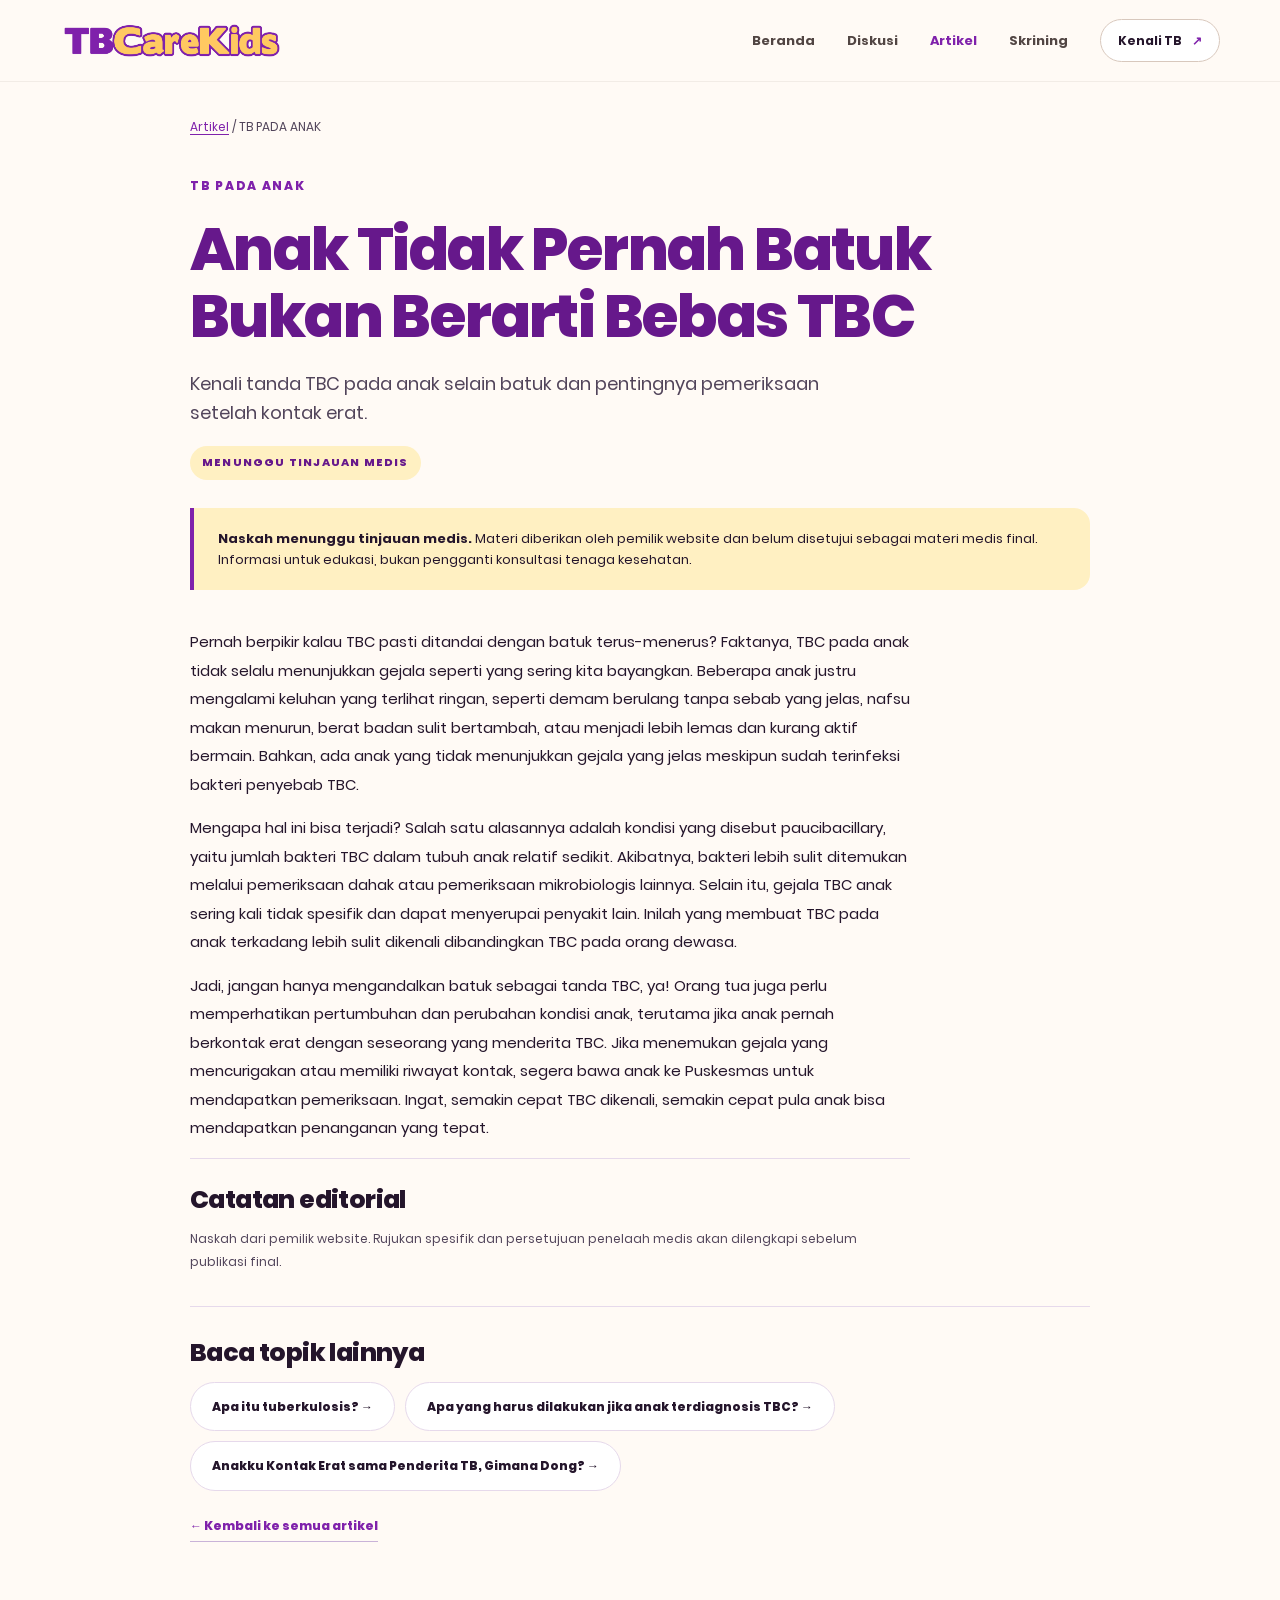
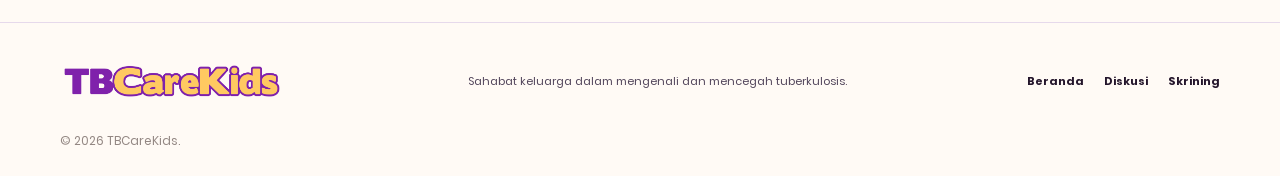
<file: TBCareKids-v7/tb-pada-anak.html>
<!DOCTYPE html><html lang="id"><head><meta charset="UTF-8"><meta name="viewport" content="width=device-width, initial-scale=1.0"><meta name="description" content="Kenali tanda TBC pada anak selain batuk dan pentingnya pemeriksaan setelah kontak erat."><title>Anak Tidak Pernah Batuk Bukan Berarti Bebas TBC — TBCareKids</title><link rel="stylesheet" href="css/style.css"><link rel="stylesheet" href="css/article-detail.css"><link rel="stylesheet" href="css/v6.css"><link rel="stylesheet" href="css/v7.css"><link rel="stylesheet" href="css/v8.css"></head><body><header class="site-header"><a class="brand" href="index.html" aria-label="TBCareKids beranda"><img class="brand-logo" src="assets/images/logo-v7.png" alt="TBCareKids" width="3405" height="554"></a><button class="menu-toggle" aria-label="Buka menu" aria-expanded="false"><span></span><span></span><span></span></button><nav class="main-nav"><a href="index.html">Beranda</a><a href="komunitas.html">Diskusi</a><a class="active" href="artikel.html">Artikel</a><a href="skrining.html">Skrining</a><a class="nav-cta" href="skrining.html">Kenali TB <span>↗</span></a></nav></header><main class="section-wrap detail-wrap"><nav aria-label="Jejak navigasi" class="detail-breadcrumb"><a href="artikel.html">Artikel</a> / TB PADA ANAK</nav><article><header class="detail-heading"><span class="section-kicker">TB PADA ANAK</span><h1>Anak Tidak Pernah Batuk Bukan Berarti Bebas TBC</h1><p class="detail-lead">Kenali tanda TBC pada anak selain batuk dan pentingnya pemeriksaan setelah kontak erat.</p><span class="coming-label">MENUNGGU TINJAUAN MEDIS</span></header><aside class="draft-note"><strong>Naskah menunggu tinjauan medis.</strong> Materi diberikan oleh pemilik website dan belum disetujui sebagai materi medis final. Informasi untuk edukasi, bukan pengganti konsultasi tenaga kesehatan.</aside><div class="detail-body"><!-- MULAI ISI ARTIKEL --><p>Pernah berpikir kalau TBC pasti ditandai dengan batuk terus-menerus? Faktanya, TBC pada anak tidak selalu menunjukkan gejala seperti yang sering kita bayangkan. Beberapa anak justru mengalami keluhan yang terlihat ringan, seperti demam berulang tanpa sebab yang jelas, nafsu makan menurun, berat badan sulit bertambah, atau menjadi lebih lemas dan kurang aktif bermain. Bahkan, ada anak yang tidak menunjukkan gejala yang jelas meskipun sudah terinfeksi bakteri penyebab TBC.</p><p>Mengapa hal ini bisa terjadi? Salah satu alasannya adalah kondisi yang disebut paucibacillary, yaitu jumlah bakteri TBC dalam tubuh anak relatif sedikit. Akibatnya, bakteri lebih sulit ditemukan melalui pemeriksaan dahak atau pemeriksaan mikrobiologis lainnya. Selain itu, gejala TBC anak sering kali tidak spesifik dan dapat menyerupai penyakit lain. Inilah yang membuat TBC pada anak terkadang lebih sulit dikenali dibandingkan TBC pada orang dewasa.</p><p>Jadi, jangan hanya mengandalkan batuk sebagai tanda TBC, ya! Orang tua juga perlu memperhatikan pertumbuhan dan perubahan kondisi anak, terutama jika anak pernah berkontak erat dengan seseorang yang menderita TBC. Jika menemukan gejala yang mencurigakan atau memiliki riwayat kontak, segera bawa anak ke Puskesmas untuk mendapatkan pemeriksaan. Ingat, semakin cepat TBC dikenali, semakin cepat pula anak bisa mendapatkan penanganan yang tepat.</p><!-- AKHIR ISI ARTIKEL --><section class="detail-sources"><h2>Catatan editorial</h2><p>Naskah dari pemilik website. Rujukan spesifik dan persetujuan penelaah medis akan dilengkapi sebelum publikasi final.</p></section></div></article><nav class="detail-related" aria-label="Artikel lainnya"><h2>Baca topik lainnya</h2><div><a class="btn btn-quiet" href="mengenal-tb.html">Apa itu tuberkulosis? →</a><a class="btn btn-quiet" href="pengobatan-tbc-anak.html">Apa yang harus dilakukan jika anak terdiagnosis TBC? →</a><a class="btn btn-quiet" href="kontak-erat-tbc.html">Anakku Kontak Erat sama Penderita TB, Gimana Dong? →</a></div><a class="text-link" href="artikel.html">← Kembali ke semua artikel</a></nav></main><footer class="site-footer"><a class="brand" href="index.html" aria-label="TBCareKids beranda"><img class="brand-logo" src="assets/images/logo-v7.png" alt="TBCareKids" width="3405" height="554"></a><p>Sahabat keluarga dalam mengenali dan mencegah tuberkulosis.</p><div class="footer-links"><a href="index.html">Beranda</a><a href="komunitas.html">Diskusi</a><a href="skrining.html">Skrining</a></div><small>© <span id="year"></span> TBCareKids.</small></footer><script src="js/main.js"></script></body></html>
</file>
<file: TBCareKids-v7/css/style.css>
@font-face{font-family:"BorisBlackBloxx";src:url("../assets/fonts/boris/BorisBlackBloxx.ttf") format("truetype");font-display:swap}
@font-face{font-family:"Poppins";src:url("../assets/fonts/poppins/Poppins-Regular.ttf") format("truetype");font-weight:400;font-style:normal;font-display:swap}
@font-face{font-family:"Poppins";src:url("../assets/fonts/poppins/Poppins-Medium.ttf") format("truetype");font-weight:500;font-style:normal;font-display:swap}
@font-face{font-family:"Poppins";src:url("../assets/fonts/poppins/Poppins-SemiBold.ttf") format("truetype");font-weight:600;font-style:normal;font-display:swap}
@font-face{font-family:"Poppins";src:url("../assets/fonts/poppins/Poppins-Bold.ttf") format("truetype");font-weight:700;font-style:normal;font-display:swap}
@font-face{font-family:"Poppins";src:url("../assets/fonts/poppins/Poppins-ExtraBold.ttf") format("truetype");font-weight:800;font-style:normal;font-display:swap}
 :root{
  --cream:#ffe2a2;--paper:#fffaf5;--purple:#7f21ab;--purple-dark:#66188b;--purple-light:#b95ce4;--yellow:#ffe42d;--orange:#f9a029;--amber:#ffc961;--green:#367a5b;--ink:#24152b;--muted:#51445a;--line:#e6d9eb;--white:#fff;
  --heading:"Poppins",sans-serif;--display:"BorisBlackBloxx",sans-serif;--body:"Poppins",sans-serif;--radius:26px;--shadow:0 18px 50px rgba(69,43,39,.09)
}
*{box-sizing:border-box}html{scroll-behavior:smooth}body{margin:0;background:var(--paper);color:var(--ink);font-family:var(--body);line-height:1.65}a{color:inherit;text-decoration:none}button{font:inherit}.section-wrap{width:min(1160px,calc(100% - 64px));margin-inline:auto}
.site-header{height:82px;padding:0 max(32px,calc((100% - 1160px)/2));display:flex;align-items:center;justify-content:space-between;background:rgba(255,250,245,.94);position:sticky;top:0;z-index:20;border-bottom:1px solid rgba(90,65,55,.08);backdrop-filter:blur(12px)}
.brand{display:inline-flex;align-items:center;gap:10px;font:400 26px/1 var(--display);letter-spacing:.3px;text-transform:none}.brand-mark{min-width:40px;height:34px;padding:0 8px;border-radius:12px;background:var(--purple);color:#fff;display:grid;place-items:center;font:700 12px/1 var(--body);letter-spacing:.8px}.brand-accent{color:var(--yellow);-webkit-text-stroke:1px var(--purple-dark);text-shadow:1px 1px 0 var(--purple-dark),-1px 1px 0 var(--purple-dark),1px -1px 0 var(--purple-dark),-1px -1px 0 var(--purple-dark)}
.main-nav{display:flex;align-items:center;gap:32px;font-size:13px;font-weight:700}.main-nav>a:not(.nav-cta){color:#514543}.main-nav>a.active,.main-nav>a:hover{color:var(--purple)}.nav-cta{padding:11px 17px;border:1px solid #d8c8bd;border-radius:30px;background:#fff;font-size:12px}.nav-cta span{margin-left:8px;color:var(--purple)}.menu-toggle{display:none;background:none;border:0;padding:8px}
.hero{min-height:650px;display:grid;grid-template-columns:1fr 1fr;align-items:center;gap:30px;padding-block:65px 80px}.eyebrow,.section-kicker{font-size:12px;letter-spacing:1.7px;font-weight:800;color:var(--purple);text-transform:uppercase}.eyebrow{display:inline-flex;align-items:center;gap:9px;background:#f2e3fa;padding:9px 14px;border-radius:30px}.eyebrow-dot{width:7px;height:7px;border-radius:50%;background:var(--green)}
h1,h2,h3,p{margin-top:0}h1,h2,h3{font-family:var(--heading);letter-spacing:-1.6px;line-height:1.08}h1{font-size:clamp(48px,6.3vw,78px);font-weight:900;margin:24px 0 22px}h2{font-size:clamp(34px,4.3vw,54px);font-weight:900;margin-bottom:20px}h3{font-size:27px}.text-purple{color:var(--purple)}.hero-lead{font-size:16px;max-width:470px;color:var(--muted);line-height:1.8}.hero-actions{display:flex;gap:12px;align-items:center;margin-top:30px}.btn{display:inline-flex;align-items:center;justify-content:center;gap:22px;padding:14px 21px;border-radius:30px;font-size:12px;font-weight:800;transition:transform .2s,box-shadow .2s}.btn:hover{transform:translateY(-3px);box-shadow:var(--shadow)}.btn-primary{background:var(--yellow);color:#3b2c1f}.btn-quiet{background:#fff;border:1px solid var(--line)}.btn-dark{background:#66188b;color:#fff}.btn-yellow{background:var(--yellow);color:#3b2c1f}.hero-note{display:flex;align-items:center;gap:10px;color:#514543;font-size:11px;margin-top:42px;max-width:340px}.note-icon{color:var(--green);font-size:24px}
.hero-art{height:480px;position:relative;display:grid;place-items:center}.hero-illustration{position:relative;width:82%;height:82%;background:#ffe2a2;border-radius:48% 52% 42% 58% / 52% 45% 55% 48%;overflow:hidden}.sun{position:absolute;width:155px;height:155px;border-radius:50%;background:var(--yellow);right:9%;top:10%}.person{position:absolute;bottom:-10px}.person .head{position:absolute;border-radius:50%;background:#9a5b42;z-index:2}.person .body{border-radius:48% 48% 10% 10%;position:absolute}.person-parent{left:22%;height:300px;width:180px}.person-parent .head{width:94px;height:105px;top:0;left:39px;background:#9d604b}.person-parent .body{width:180px;height:225px;bottom:0;background:var(--purple)}.person-child{right:12%;height:230px;width:135px}.person-child .head{width:75px;height:82px;top:0;left:30px;background:#bd8060}.person-child .body{width:135px;height:166px;bottom:0;background:var(--green)}.shape{position:absolute;border-radius:50%;z-index:2}.shape-yellow{width:54px;height:54px;background:var(--yellow);top:8%;left:7%}.shape-green{width:35px;height:35px;background:var(--green);right:0;top:45%}.shape-purple{width:28px;height:28px;background:#c5a3dd;left:8%;bottom:12%}.hero-sticker{position:absolute;z-index:3;font:900 12px var(--heading);line-height:1.15;letter-spacing:.4px;padding:16px;border-radius:50%;display:grid;place-items:center;text-align:center}.sticker-top{background:#fff;width:112px;height:112px;right:0;top:6%;transform:rotate(9deg)}.sticker-bottom{background:var(--purple);color:#fff;width:118px;height:118px;left:0;bottom:7%;transform:rotate(-10deg)}.sticker-bottom span{color:var(--yellow);font-size:20px}.plant{position:absolute;z-index:3;font-size:42px;color:var(--purple)}.plant-one{top:35%;left:8%}.plant-two{right:8%;bottom:12%;color:#f9a029}
.ticker{overflow:hidden;background:var(--purple);color:#fff;padding:13px 0;white-space:nowrap;font:800 11px var(--heading);letter-spacing:2px}.ticker div{word-spacing:15px;text-align:center}.ticker span{color:var(--yellow);padding-inline:12px}
.intro{padding-block:105px 100px}.intro-grid{display:grid;grid-template-columns:1fr 1fr;gap:60px;align-items:center;margin-top:25px}.intro-grid h2{margin:0}.large-copy{font-size:17px;line-height:1.8;color:var(--muted)}.text-link{display:inline-block;margin-top:12px;font-weight:800;font-size:12px;color:var(--purple);border-bottom:1px solid #c9b3d8;padding-bottom:5px}.text-link span{margin-left:10px}.intro-bottom{display:grid;grid-template-columns:1fr 1fr;gap:24px;margin-top:55px}.intro-visual{min-height:190px;background:#ffe2a2;border-radius:var(--radius);position:relative;overflow:hidden;display:flex;align-items:center;justify-content:center;gap:28px;font:900 20px var(--heading);color:#5d3c34}.lung-icon{width:100px;height:100px;background:var(--yellow);border-radius:50%;display:grid;place-items:center;color:var(--purple);font-size:55px}.intro-visual i{position:absolute;right:30px;top:20px;color:var(--green);font-size:35px}.intro-facts{display:grid;grid-template-columns:repeat(3,1fr);gap:12px;align-items:stretch}.intro-facts div{background:#fff;border:1px solid var(--line);border-radius:18px;padding:20px 15px;display:flex;flex-direction:column;justify-content:center}.intro-facts strong{font:900 25px var(--heading);color:var(--purple)}.intro-facts span{font-size:11px;color:var(--muted);margin-top:6px}
.stats-section{background:#66188b;color:#fff;padding:88px 0 48px;overflow:hidden}.light{color:var(--yellow)}.stats-heading{display:grid;grid-template-columns:1fr .75fr;gap:70px;align-items:end;margin-top:20px}.stats-heading h2{margin:0}.stats-heading h2 span{color:var(--yellow)}.stats-heading p{color:#ddc9bd;font-size:13px;line-height:1.8;margin-bottom:5px}.stat-card{position:relative;background:#fff8f0;color:var(--ink);border-radius:24px;margin-top:42px;padding:34px 40px;display:grid;grid-template-columns:1fr 1fr;align-items:center;gap:10px 30px;overflow:hidden}.stat-number{font:900 clamp(54px,8vw,92px)/.95 var(--heading);color:#f9a029;letter-spacing:-5px}.stat-number small{display:block;font:700 11px var(--body);letter-spacing:0;color:var(--muted);margin-top:12px}.stat-label{font:900 23px/1.2 var(--heading);max-width:290px}.stat-foot{font-size:11px;color:var(--muted);grid-column:1/-1;max-width:520px}.stat-doodle{position:absolute;right:45px;top:20px;color:var(--green);font-size:80px}.stats-bottom{display:flex;justify-content:space-between;margin-top:22px;color:#c8b1a5;font-size:11px;letter-spacing:1px}
.why{display:grid;grid-template-columns:1fr 1fr;gap:90px;align-items:center;padding-block:110px}.why-image{height:400px;background:#f0def9;border-radius:48% 52% 43% 57% / 49% 40% 60% 51%;position:relative;display:grid;place-items:center;overflow:hidden}.why-orbit{position:absolute;border:2px solid rgba(75,167,124,.5);border-radius:50%}.orbit-a{width:300px;height:300px}.orbit-b{width:220px;height:220px}.why-figure{width:145px;height:240px;background:var(--purple);border-radius:70px 70px 25px 25px;position:relative;display:grid;place-items:start center;padding-top:20px}.why-figure:before{content:"";position:absolute;width:100px;height:105px;background:#a96e55;border-radius:50%;top:-65px}.why-figure span{z-index:2;color:var(--yellow);font-size:48px}.why-label{position:absolute;right:8%;bottom:10%;background:var(--yellow);border-radius:50%;width:105px;height:105px;display:grid;place-items:center;text-align:center;font:900 12px/1.2 var(--heading);transform:rotate(9deg)}.why-copy p{color:var(--muted);font-size:14px;line-height:1.9;margin:25px 0}
.explore-section{background:#fff1d6;padding:95px 0 105px}.explore-heading{display:flex;justify-content:space-between;align-items:end;margin-top:20px;margin-bottom:38px}.explore-heading h2{margin:0}.explore-heading p{max-width:260px;color:var(--muted);font-size:13px}.feature-grid{display:grid;grid-template-columns:repeat(3,1fr);gap:18px}.feature-card{min-height:320px;padding:25px;border-radius:23px;position:relative;overflow:hidden;transition:transform .2s}.feature-card:hover{transform:translateY(-5px)}.feature-lilac{background:#f0def9}.feature-yellow{background:#ffe2a2}.feature-green{background:#ffe2a2}.feature-index{font-size:11px;letter-spacing:1.4px;font-weight:800}.feature-icon{width:52px;height:52px;border-radius:17px;background:rgba(255,255,255,.65);display:grid;place-items:center;font-size:26px;margin-top:25px;color:var(--purple)}.feature-card h3{font-size:32px;margin:18px 0 10px}.feature-card p{font-size:12px;max-width:220px;color:#675b55}.feature-arrow{position:absolute;right:23px;bottom:22px;font-size:23px}.feature-shape{position:absolute;right:10px;top:60px;font-size:90px;opacity:.18}
.closing{padding-block:85px}.closing-card{background:var(--purple);border-radius:30px;padding:62px 7%;color:#fff;position:relative;overflow:hidden}.closing-card h2{font-size:clamp(38px,5vw,58px);margin:20px 0}.closing-card p{max-width:500px;color:#eee2f5;font-size:13px;margin-bottom:26px}.closing-doodle{position:absolute;right:8%;top:12%;font-size:130px;color:#a982c5;opacity:.6}.site-footer{padding:40px max(32px,calc((100% - 1160px)/2)) 25px;border-top:1px solid var(--line);display:grid;grid-template-columns:1fr 1.4fr auto;gap:12px 30px;align-items:center}.site-footer p{font-size:11px;color:var(--muted);margin:0}.footer-links{display:flex;gap:20px;font-size:11px;font-weight:700}.site-footer small{grid-column:1/-1;color:#938783;font-size:12px;margin-top:20px}
.page-hero{min-height:390px;display:grid;grid-template-columns:1.2fr .8fr;align-items:center;padding-block:65px;gap:50px}.page-hero h1{font-size:clamp(45px,6vw,70px)}.page-hero p{max-width:490px;color:var(--muted);font-size:15px;line-height:1.8}.page-hero-art{height:260px;border-radius:28px;position:relative;display:grid;place-items:center;overflow:hidden;font:900 38px var(--heading)}.page-hero-art span{z-index:1}.page-hero-art i{position:absolute;font-style:normal;font-size:110px;opacity:.35;right:12%;top:5%}.page-hero-art b{position:absolute;font-size:13px;letter-spacing:2px;bottom:25px;left:25px}.game-art{background:#ffe2a2;color:#4a342a}.game-art>span{background:var(--purple);color:white;width:110px;height:110px;border-radius:35px;display:grid;place-items:center;transform:rotate(-9deg);font-size:65px}.article-art{background:#f0def9;color:var(--purple-dark)}.article-art>span{font-size:44px;letter-spacing:-3px}.screen-art{background:#ffe2a2;color:#245d43}.screen-art>span{background:#fff8f0;border-radius:50%;width:125px;height:125px;display:grid;place-items:center;font-size:23px}.game-area{padding-block:15px 100px}.game-tabs{display:flex;gap:10px;border-bottom:1px solid var(--line);padding-bottom:15px}.game-tab,.category-pill{border:1px solid var(--line);background:#fff;border-radius:30px;padding:11px 18px;font-size:11px;font-weight:800;cursor:pointer;color:var(--muted)}.game-tab.active,.category-pill.active{background:var(--purple);border-color:var(--purple);color:#fff}.game-panel{background:#fff;border:1px solid var(--line);border-radius:25px;margin-top:22px;padding:28px;min-height:350px}.hidden{display:none}.game-panel-head{display:flex;justify-content:space-between;align-items:center}.coming-label{font-size:11px;font-weight:800;letter-spacing:1.2px;color:#66188b;background:#fff0c2;padding:8px 12px;border-radius:30px}.game-placeholder{text-align:center;max-width:520px;margin:35px auto 25px}.placeholder-icon{width:68px;height:68px;border-radius:22px;background:#f0def9;color:var(--purple);display:grid;place-items:center;font-size:36px;margin:0 auto 20px}.yellow-icon{background:#fff0c2;color:#9a7310}.game-placeholder h2{font-size:32px}.game-placeholder p{font-size:13px;color:var(--muted);line-height:1.8}.placeholder-line{height:7px;border-radius:10px;background:#f1e9e3;max-width:280px;margin:24px auto}.muted-note{font-size:12px;color:#514543}.mini-cta,.screening-bottom{display:flex;justify-content:space-between;align-items:center;padding-block:45px;border-top:1px solid var(--line)}.mini-cta h2,.screening-bottom h2{font-size:30px;margin:10px 0}
.article-content{padding-block:20px 100px}.article-toolbar{display:flex;align-items:end;justify-content:space-between}.article-toolbar h2{font-size:35px;margin:10px 0 22px}.category-pills{display:flex;flex-wrap:wrap;gap:9px;margin-bottom:25px}.category-pill{padding:9px 15px}.article-grid{display:grid;grid-template-columns:repeat(2,1fr);gap:20px}.article-card{background:#fff;border:1px solid var(--line);border-radius:22px;overflow:hidden;display:grid;grid-template-columns:.9fr 1.1fr;min-height:220px}.article-artwork{position:relative;display:flex;align-items:center;justify-content:center;overflow:hidden;min-height:220px}.article-artwork span{position:absolute;top:15px;left:17px;font-size:12px;font-weight:800}.article-artwork b{font:900 28px/1 var(--heading);letter-spacing:-1px;text-align:center}.article-artwork i{position:absolute;right:10px;bottom:5px;font-size:60px;font-style:normal;opacity:.4}.artwork-purple{background:#e6d3f1;color:#69418a}.artwork-yellow{background:#ffe2a2;color:#6d5010}.artwork-green{background:#ffe2a2;color:#285c43}.artwork-peach{background:#f5d9c8;color:#874e3c}.article-card-copy{padding:23px 20px;display:flex;flex-direction:column;align-items:flex-start}.article-category{font-size:11px;letter-spacing:1px;font-weight:800;color:var(--purple)}.article-card h3{font-size:21px;margin:12px 0 8px}.article-card p{font-size:11px;color:var(--muted);line-height:1.65}.article-status{font-size:11px;font-weight:800;color:#9a7845;margin-top:auto}.library-note{font-size:11px;color:var(--muted);margin-top:25px}
.screening-layout{display:grid;grid-template-columns:1.35fr .65fr;gap:60px;padding-block:20px 90px}.screening-main h2{font-size:42px;margin:15px 0}.screening-main>.large-copy{max-width:650px}.screening-steps{margin-top:40px}.screening-steps>div{display:grid;grid-template-columns:48px 1fr;gap:18px;padding:20px 0;border-top:1px solid var(--line)}.screening-steps>div>span{width:38px;height:38px;border-radius:13px;background:#f0def9;color:var(--purple);display:grid;place-items:center;font:900 13px var(--heading)}.screening-steps h3{font-size:19px;margin:0 0 6px}.screening-steps p{font-size:12px;color:var(--muted);margin:0}.screening-aside{background:#fff0c2;border-radius:24px;padding:30px;height:max-content}.aside-symbol{font-size:45px;color:#a37c18;margin-bottom:20px}.screening-aside h3{font-size:26px;margin:16px 0}.screening-aside p{font-size:12px;line-height:1.8;color:#665737}.aside-rule{height:1px;background:rgba(102,87,55,.2);margin:22px 0}
@media(max-width:850px){.main-nav{gap:17px}.hero{min-height:560px}.hero-art{height:390px}.why{gap:45px}.site-footer{grid-template-columns:1fr 1fr}.site-footer p{grid-column:1/-1;grid-row:2}.footer-links{justify-content:flex-end}.article-card{grid-template-columns:1fr}.article-artwork{min-height:160px}.article-card-copy{min-height:200px}.screening-layout{gap:30px}}
@media(max-width:650px){.section-wrap{width:min(100% - 38px,520px)}.site-header{height:70px;padding-inline:19px}.menu-toggle{display:flex;flex-direction:column;gap:5px}.menu-toggle span{width:23px;height:2px;background:var(--ink);display:block}.main-nav{display:none;position:absolute;top:69px;left:0;right:0;background:var(--paper);padding:18px 22px 24px;flex-direction:column;align-items:stretch;gap:0;border-bottom:1px solid var(--line);box-shadow:var(--shadow)}.main-nav.open{display:flex}.main-nav>a{padding:12px 4px}.main-nav .nav-cta{text-align:center;margin-top:8px}.hero{grid-template-columns:1fr;padding-block:55px 65px;gap:20px}.hero h1{font-size:54px}.hero-lead{font-size:14px}.hero-art{height:340px;width:100%;max-width:430px;margin:auto}.hero-illustration{width:82%;height:86%}.person-parent{transform:scale(.82);transform-origin:bottom left;left:17%}.person-child{transform:scale(.8);transform-origin:bottom right;right:8%}.sticker-top{width:90px;height:90px;font-size:12px}.sticker-bottom{width:95px;height:95px;font-size:12px}.intro{padding-block:75px}.intro-grid{grid-template-columns:1fr;gap:20px}.intro-grid h2{font-size:39px}.intro-bottom{grid-template-columns:1fr}.intro-facts{gap:8px}.intro-facts div{padding:15px 10px}.intro-facts strong{font-size:20px}.intro-facts span{font-size:11px}.stats-section{padding-block:70px 35px}.stats-heading{grid-template-columns:1fr;gap:15px}.stats-heading h2{font-size:42px}.stat-card{padding:25px 22px;grid-template-columns:1fr;gap:13px}.stat-number{font-size:70px}.stat-label{font-size:20px}.stat-foot{grid-column:auto;max-width:85%}.stat-doodle{right:18px;top:10px;font-size:55px}.stats-bottom{flex-direction:column;gap:6px}.why{grid-template-columns:1fr;gap:35px;padding-block:75px}.why-image{height:310px;max-width:430px;width:100%;margin:auto}.why-copy h2{font-size:39px}.explore-section{padding-block:75px}.explore-heading{display:block}.explore-heading h2{font-size:40px}.explore-heading p{margin-top:15px}.feature-grid{grid-template-columns:1fr}.feature-card{min-height:250px}.feature-card h3{font-size:30px}.closing{padding-block:55px}.closing-card{padding:45px 25px}.closing-card h2{font-size:39px}.closing-doodle{right:5%;top:5%;font-size:75px}.site-footer{padding:32px 20px 22px;grid-template-columns:1fr}.site-footer p{grid-column:auto;grid-row:auto}.footer-links{justify-content:flex-start}.site-footer small{margin-top:10px}.page-hero{grid-template-columns:1fr;padding-block:50px 35px;gap:10px}.page-hero h1{font-size:49px}.page-hero-art{height:205px}.game-area{padding-bottom:65px}.game-panel{padding:20px 15px}.game-panel-head{align-items:flex-start;gap:10px}.game-tabs{gap:7px}.game-tab{font-size:12px;padding:10px 13px}.game-placeholder h2{font-size:28px}.mini-cta,.screening-bottom{align-items:flex-start;gap:15px;flex-direction:column}.article-content{padding-bottom:65px}.article-toolbar{align-items:flex-start;gap:10px;flex-direction:column}.article-grid{grid-template-columns:1fr}.article-card{grid-template-columns:.85fr 1.15fr;min-height:190px}.article-artwork{min-height:190px}.article-card-copy{min-height:190px;padding:17px 14px}.article-card h3{font-size:18px}.article-card p{font-size:12px}.screening-layout{grid-template-columns:1fr;padding-bottom:60px}.screening-main h2{font-size:36px}.screening-aside{padding:24px}.screening-bottom h2{font-size:27px}}
@media(prefers-reduced-motion:reduce){html{scroll-behavior:auto}*,*::before,*::after{transition:none!important;animation:none!important}}


/* Checklist self-screening */
.screening-content{padding-block:15px 95px}
.screening-intro{display:flex;justify-content:space-between;align-items:end;gap:35px;margin-bottom:24px}
.screening-intro h2{font-size:clamp(31px,4vw,43px);margin:12px 0 0}
.screening-intro>p{max-width:390px;color:#514543;font-size:13px;line-height:1.75;margin:0}
.screening-warning{display:flex;gap:15px;background:#fff0c2;border:1px solid #e7d28c;border-radius:17px;padding:18px 20px;margin-bottom:22px;color:#3d2e18}
.warning-icon{flex:0 0 30px;width:30px;height:30px;border-radius:50%;display:grid;place-items:center;background:#6e5010;color:white;font-weight:900}
.screening-warning strong{font:800 14px var(--heading)}
.screening-warning p{font-size:11px;line-height:1.7;margin:5px 0 0;color:#49391e}
.checklist-card{background:#fff;border:1px solid #ded0c5;border-radius:22px;padding:26px;box-shadow:0 14px 38px rgba(45,29,24,.06)}
.checklist-heading{display:flex;justify-content:space-between;align-items:center;gap:15px}
.checklist-heading h3{font-size:25px;margin:8px 0 0}
.checklist-count{font-size:11px;font-weight:800;color:#56336f;background:#eee4f5;border-radius:30px;padding:8px 12px;white-space:nowrap}
.checklist-progress{height:7px;background:#eee8e3;border-radius:20px;overflow:hidden;margin:20px 0 24px}
.checklist-progress span{display:block;width:0;height:100%;background:#68418a;border-radius:20px;transition:width .35s ease}
.checklist-table-wrap{width:100%;overflow-x:auto}
.checklist-table{width:100%;border-collapse:collapse;font-size:12px;color:#241919}
.checklist-table th,.checklist-table td{border:1px solid #a99c94;padding:11px 12px;text-align:left}
.checklist-table thead th{background:#eee4f5;color:#2d1b39;font:900 11px var(--heading);letter-spacing:.4px}
.checklist-table th:nth-child(3),.checklist-table th:nth-child(4),.checklist-table td:nth-child(3),.checklist-table td:nth-child(4){text-align:center;width:74px}
.checklist-table .number-col{width:48px;text-align:center}
.checklist-table tbody tr:nth-child(even){background:#fffaf6}
.checklist-table tbody tr:hover{background:#f7f0fa}
.checklist-table input[type=radio]{appearance:none;width:19px;height:19px;border:2px solid #65575a;border-radius:50%;display:inline-grid;place-content:center;cursor:pointer;vertical-align:middle;margin:0}
.checklist-table input[type=radio]::before{content:"";width:9px;height:9px;border-radius:50%;transform:scale(0);transition:transform .12s;background:#fff}
.checklist-table input[type=radio]:checked{background:#68418a;border-color:#68418a}
.checklist-table input[type=radio]:checked::before{transform:scale(1)}
.checklist-table input[type=radio]:focus-visible{outline:3px solid #e5c9f2;outline-offset:3px}
.checklist-actions{display:flex;gap:12px;flex-wrap:wrap;margin-top:22px}
.screening-result{background:#e5f2e9;border:1px solid #9cc9aa;border-radius:16px;padding:18px 20px;margin-top:20px;color:#173e2b}
.screening-result strong{font:900 15px var(--heading)}
.screening-result p{font-size:12px;line-height:1.75;margin:8px 0 0;color:#244b36}
.screening-result p+p{margin-top:10px}
.screening-footnote{display:flex;gap:12px;align-items:flex-start;margin-top:18px;color:#514543}
.screening-footnote>span{font-size:22px;color:#4b8e68}
.screening-footnote p{font-size:11px;line-height:1.7;margin:2px 0}
.sr-only{position:absolute;width:1px;height:1px;padding:0;margin:-1px;overflow:hidden;clip:rect(0,0,0,0);white-space:nowrap;border:0}
[hidden]{display:none!important}
@media(max-width:650px){
 .screening-content{padding-bottom:65px}
 .screening-intro{display:block}
 .screening-intro>p{margin-top:12px}
 .screening-warning{padding:15px}
 .checklist-card{padding:17px 12px;border-radius:17px}
 .checklist-heading{align-items:flex-start;flex-direction:column}
 .checklist-heading h3{font-size:22px}
 .checklist-table{font-size:11px;min-width:470px}
 .checklist-table th,.checklist-table td{padding:10px 8px}
 .checklist-table th:nth-child(3),.checklist-table th:nth-child(4),.checklist-table td:nth-child(3),.checklist-table td:nth-child(4){width:57px}
 .checklist-actions{flex-direction:column}
 .checklist-actions .btn{width:100%}
}


/* Gentle landing-page motion */
.reveal-on-scroll{opacity:1;transform:none}
.motion-ready .reveal-on-scroll{opacity:0;transform:translateY(22px);transition:opacity .7s ease,transform .7s cubic-bezier(.2,.7,.2,1);transition-delay:var(--reveal-delay,0ms)}
.motion-ready .reveal-on-scroll.is-visible{opacity:1;transform:translateY(0)}
.hero-art .hero-illustration{animation:soft-float 7s ease-in-out infinite}
.hero-art .sticker-top{animation:sticker-float 5s ease-in-out infinite}
.hero-art .sticker-bottom{animation:sticker-float 6s ease-in-out infinite reverse}
.hero-art .shape-yellow,.hero-art .plant-one{animation:gentle-spin 18s linear infinite}
@keyframes soft-float{0%,100%{transform:translateY(0)}50%{transform:translateY(-9px)}}
@keyframes sticker-float{0%,100%{translate:0 0}50%{translate:0 -7px}}
@keyframes gentle-spin{to{rotate:360deg}}
@media(prefers-reduced-motion:reduce){
 .motion-ready .reveal-on-scroll,.hero-art .hero-illustration,.hero-art .sticker-top,.hero-art .sticker-bottom,.hero-art .shape-yellow,.hero-art .plant-one{animation:none!important;transition:none!important;opacity:1!important;transform:none!important}
}


/* Community discussion page — visual language inspired by the supplied reference */
.community-shell{display:grid;grid-template-columns:205px minmax(0,1fr);gap:34px;padding-block:38px 100px;align-items:start}
.community-sidebar{position:sticky;top:105px;background:#fff;border:1px solid var(--line);border-radius:20px;padding:18px 14px}
.community-side-title{font:900 14px var(--heading);color:var(--purple-dark);padding:5px 9px 17px}
.community-side-link{display:flex;align-items:center;gap:10px;padding:11px 12px;border-radius:12px;font-size:11px;font-weight:700;color:#51445a;margin:3px 0}
.community-side-link.active,.community-side-link:hover{background:#f2e3fa;color:#66188b}
.community-side-icon{width:22px;text-align:center;font-size:15px}
.community-main{min-width:0}
.community-heading{text-align:center;padding:4px 0 24px}
.community-heading h1{font-size:clamp(36px,5vw,54px);margin:0 0 10px}
.community-heading p{font-size:13px;color:var(--muted);margin:0}
.community-search{max-width:600px;margin:0 auto 18px;position:relative}
.community-search input{width:100%;border:1px solid var(--line);border-radius:14px;background:#fff;padding:14px 17px 14px 43px;font:500 12px var(--body);color:var(--ink);outline:none}
.community-search input:focus,.compose-card input:focus,.compose-card textarea:focus,.compose-card select:focus{border-color:var(--purple);box-shadow:0 0 0 3px rgba(185,92,228,.16)}
.community-search span{position:absolute;left:16px;top:10px;font-size:17px;color:var(--purple)}
.community-compose{background:#fff;border:1px solid var(--line);border-radius:18px;padding:18px;margin-bottom:18px;box-shadow:0 9px 26px rgba(69,43,39,.045)}
.compose-top{display:flex;align-items:center;gap:12px}
.community-avatar{width:38px;height:38px;border-radius:50%;display:grid;place-items:center;flex:0 0 auto;background:#f0def9;color:#66188b;font:900 13px var(--heading)}
.compose-top p{font-size:12px;color:#51445a;margin:0;font-weight:700}
.compose-card{display:grid;gap:10px;margin-top:13px}
.compose-card input,.compose-card textarea,.compose-card select{width:100%;border:1px solid #e6d9eb;border-radius:11px;padding:12px 13px;font:500 12px var(--body);color:var(--ink);background:#fff;outline:none}
.compose-card textarea{resize:vertical;min-height:82px}
.compose-actions{display:flex;align-items:center;justify-content:space-between;gap:12px}
.compose-note{font-size:12px;color:#66586b;line-height:1.5}
.compose-actions .btn{border:0;cursor:pointer}
.community-topics{display:flex;gap:8px;flex-wrap:wrap;margin:20px 0}
.community-topic{border:1px solid var(--line);background:#fff;color:#51445a;border-radius:30px;padding:9px 14px;font-size:12px;font-weight:800;cursor:pointer}
.community-topic.active,.community-topic:hover{background:#66188b;border-color:#66188b;color:#fff}
.community-feed-head{display:flex;justify-content:space-between;align-items:center;margin:25px 0 12px}
.community-feed-head h2{font-size:23px;margin:0}
.community-feed-head span{font-size:12px;color:#66586b}
.community-post{background:#fff;border:1px solid var(--line);border-radius:17px;padding:18px;margin-bottom:13px}
.post-meta{display:flex;align-items:center;gap:10px}
.post-meta-text{min-width:0;flex:1}
.post-meta-text strong{display:block;font:800 11px var(--heading);color:#2e1d35}
.post-meta-text span{font-size:11px;color:#75677a}
.post-tag{display:inline-block;margin:13px 0 8px;padding:5px 9px;border-radius:20px;background:#fff0c2;color:#5c3a00;font-size:11px;font-weight:800}
.community-post h3{font-size:19px;letter-spacing:-.4px;margin:0 0 7px;color:#2c1b34}
.community-post>p{font-size:11px;line-height:1.8;color:#51445a;margin:0}
.post-actions{display:flex;gap:15px;align-items:center;border-top:1px solid #f0e8f2;padding-top:12px;margin-top:14px}
.post-action{border:0;background:transparent;color:#65566a;font-size:12px;font-weight:700;padding:4px 0;cursor:pointer}
.post-action:hover,.post-action.liked{color:#7f21ab}
.post-reply{display:none;margin-top:12px;padding:12px;border-radius:12px;background:#faf5fc;color:#51445a;font-size:12px;line-height:1.7}
.post-reply.open{display:block}
.community-guidelines{background:#66188b;color:#fff;border-radius:18px;padding:20px;margin-top:22px}
.community-guidelines h3{font-size:19px;margin:0 0 8px}
.community-guidelines p{font-size:12px;line-height:1.7;color:#f3e8f8;margin:0}
.community-guidelines strong{color:#ffe42d}
.community-empty{display:none;text-align:center;padding:25px;color:#66586b;font-size:12px}
.community-notice{border-left:3px solid #f9a029;background:#fff4dd;padding:12px 14px;border-radius:0 10px 10px 0;color:#4a3922;font-size:12px;line-height:1.65;margin:0 0 18px}
@media(max-width:800px){.community-shell{grid-template-columns:1fr;gap:15px;padding-top:25px}.community-sidebar{position:static;display:flex;gap:5px;overflow-x:auto;padding:8px}.community-side-title{display:none}.community-side-link{white-space:nowrap;padding:9px 12px;margin:0}.community-side-link span:last-child{display:inline}.community-heading{padding-top:15px}}
@media(max-width:560px){.community-shell{padding-bottom:65px}.community-heading h1{font-size:37px}.community-compose{padding:14px}.community-post{padding:15px}.compose-actions{align-items:flex-start;flex-direction:column}.compose-actions .btn{width:100%}.community-feed-head h2{font-size:20px}}


/* Landing-page TB statistics: four cards, same visual system */
.stats-grid{display:grid;grid-template-columns:repeat(2,minmax(0,1fr));gap:16px;margin-top:36px}
.stat-tile{position:relative;min-width:0;min-height:205px;border-radius:22px;padding:27px;display:flex;flex-direction:column;gap:9px;justify-content:space-between;overflow:hidden;color:#24152b}
.stat-tile-primary{background:#fffaf5}.stat-tile-yellow{background:#ffe42d}.stat-tile-lilac{background:#f0ddfa}.stat-tile-orange{background:#ffc961}
.stat-tile .stat-number{font:900 clamp(43px,5vw,65px)/1 var(--heading);letter-spacing:-2px;color:#66188b;z-index:1}
.stat-tile .stat-label{font:800 16px/1.42 var(--heading);max-width:440px;z-index:1}
.stat-tile .stat-source{font:700 12px/1.6 var(--body);color:#4b3657;z-index:1}
.stat-decoration{position:absolute;top:3px;right:20px;font-size:75px;line-height:1;color:#7f21ab;opacity:.12;pointer-events:none}
.stats-bottom span:last-child{text-align:right;max-width:570px;letter-spacing:0;line-height:1.6;color:#f1e0fa}
@media(max-width:650px){.stats-grid{grid-template-columns:1fr;gap:12px;margin-top:25px}.stat-tile{min-height:175px;padding:22px}.stat-tile .stat-number{font-size:47px}.stats-bottom span:last-child{text-align:left}}


/* Photo updates for TB-Care Kids */
.hero-art{height:500px}
.hero-photo-wrap{position:relative;width:84%;height:84%;border-radius:34px;overflow:hidden;box-shadow:0 20px 55px rgba(65,31,69,.18);background:#f6ecfb}
.hero-photo{width:100%;height:100%;object-fit:cover;display:block}
.photo-hero{padding:0;border-radius:30px;overflow:hidden;background:#f5ebfb;box-shadow:0 16px 40px rgba(60,29,70,.12)}
.photo-hero img{width:100%;height:100%;display:block;object-fit:cover}
.article-photo{min-height:290px}
.screening-photo{min-height:290px}
.page-hero-art.photo-hero span,.page-hero-art.photo-hero i,.page-hero-art.photo-hero b{display:none}

/* Community replies */
.post-actions{gap:18px}
.post-replies{display:flex;flex-direction:column;gap:8px;margin-top:12px}
.reply-bubble{background:#faf5fc;border:1px solid #eeddf5;border-radius:13px;padding:10px 12px;color:#51445a;font-size:12px;line-height:1.7}
.reply-composer{display:grid;gap:10px;margin-top:12px}
.reply-composer.hidden{display:none}
.reply-composer textarea{width:100%;min-height:74px;border:1px solid #e6d9eb;border-radius:12px;padding:11px 12px;font:500 12px var(--body);resize:vertical;outline:none;color:var(--ink)}
.reply-composer textarea:focus{border-color:var(--purple);box-shadow:0 0 0 3px rgba(185,92,228,.16)}
.reply-submit{justify-self:start;border:0;background:#66188b;color:#fff;border-radius:24px;padding:9px 14px;font:800 11px var(--body);cursor:pointer}
@media(max-width:650px){.hero-art{height:360px}.hero-photo-wrap{width:92%;height:86%}.article-photo,.screening-photo{min-height:220px}}


/* TBCareKids custom typography */
.brand, .logo-display, .hero-copy h1, .page-hero h1, .closing-card h2{
  font-family:var(--display);
  letter-spacing:.3px;
  line-height:.96;
}
.hero-copy h1, .page-hero h1, .closing-card h2{
  color:var(--purple-dark);
  -webkit-text-stroke:1.2px rgba(255,255,255,.55);
  text-shadow: 2px 2px 0 rgba(102,24,139,.12), -1px -1px 0 rgba(255,255,255,.55);
}
.section-kicker,.eyebrow,.main-nav,.btn,.feature-index,.checklist-count,.community-topic,.post-action,.post-tag,.stat-source{font-family:var(--body)}
body,input,textarea,button,select{font-family:var(--body)}

/* Cinematic image styling */
.hero-art{height:510px;display:grid;place-items:center;position:relative;isolation:isolate}
.hero-art::before{content:"";position:absolute;inset:8% 12% 12%;background:radial-gradient(circle at top,#b95ce466 0,#ffffff00 60%);filter:blur(32px);z-index:-1}
.hero-photo-wrap{position:relative;width:86%;height:88%;border-radius:48% 52% 38% 62% / 33% 52% 48% 67%;overflow:hidden;box-shadow:0 25px 65px rgba(38,15,55,.22);transform:rotate(-2deg)}
.hero-photo-wrap::before{content:"";position:absolute;inset:0;background:linear-gradient(180deg,rgba(18,8,26,.18),rgba(18,8,26,.32) 55%,rgba(18,8,26,.55));z-index:2}
.hero-photo-wrap::after{content:"";position:absolute;inset:auto 10% 5% auto;width:120px;height:120px;background:radial-gradient(circle,#ffe42dcc,#ffffff00 65%);filter:blur(10px);z-index:2}
.hero-photo{width:100%;height:100%;object-fit:cover;display:block;filter:brightness(.73) saturate(.88) contrast(1.08);transform:scale(1.06);animation:cinematic-pan 10s ease-in-out infinite}
.hero-sticker{backdrop-filter:blur(8px);background:rgba(255,250,245,.88)!important;border:1px solid rgba(255,255,255,.6)}

.page-hero-art.photo-hero{position:relative;border-radius:42% 58% 55% 45% / 40% 39% 61% 60%;overflow:hidden;transform:rotate(1deg)}
.page-hero-art.photo-hero::before{content:"";position:absolute;inset:0;background:linear-gradient(135deg,rgba(102,24,139,.28),rgba(19,10,28,.5));z-index:1}
.page-hero-art.photo-hero::after{content:"";position:absolute;left:-10%;bottom:-8%;width:140px;height:140px;border-radius:50%;background:radial-gradient(circle,rgba(255,228,45,.75),rgba(255,228,45,0));filter:blur(8px);z-index:1}
.photo-hero img{width:100%;height:100%;display:block;object-fit:cover;filter:brightness(.68) saturate(.9) contrast(1.04);transform:scale(1.04);animation:cinematic-pan 12s ease-in-out infinite}
.article-photo{min-height:310px}
.screening-photo{min-height:310px}

.community-heading h1{font-family:var(--display);-webkit-text-stroke:1px rgba(255,255,255,.5);text-shadow:1px 1px 0 rgba(102,24,139,.14)}
.reply-submit{font-family:var(--body)}

@keyframes cinematic-pan{0%,100%{transform:scale(1.04) translate3d(0,0,0)}50%{transform:scale(1.1) translate3d(1.5%,-1.5%,0)}}
@media(max-width:650px){
 .brand{font-size:22px}
 .hero-art{height:370px}
 .hero-photo-wrap{width:93%;height:88%}
 .article-photo,.screening-photo{min-height:220px}
 .hero-copy h1,.page-hero h1,.closing-card h2{-webkit-text-stroke:.8px rgba(255,255,255,.5)}
}


/* === Revision: only brand uses outline; transparent PNG heroes === */
.brand{font-family:var(--display);font-size:26px;line-height:1;letter-spacing:.25px;color:var(--purple-dark);text-shadow:1px 1px 0 rgba(255,255,255,.75), 2px 2px 0 rgba(102,24,139,.12)}
.brand,.brand *{text-transform:none}
.brand span:last-child{color:#fff;-webkit-text-stroke:1.4px var(--purple-dark);text-shadow:2px 2px 0 var(--purple-dark), 0 0 22px rgba(255,228,45,.18)}
.brand-accent{color:var(--yellow);-webkit-text-stroke:1.4px var(--purple-dark);text-shadow:2px 2px 0 var(--purple-dark)}
.hero-copy h1,.page-hero h1,.closing-card h2,.community-heading h1{font-family:var(--heading);font-weight:800;letter-spacing:-1.4px;line-height:1.05;color:var(--purple-dark);-webkit-text-stroke:0;text-shadow:none}
@media(max-width:650px){.brand{font-size:22px}.hero-copy h1,.page-hero h1,.closing-card h2,.community-heading h1{-webkit-text-stroke:0;text-shadow:none}}

/* softer transparent-photo treatment */
.hero-art{height:520px;overflow:visible;background:transparent;display:grid;place-items:center;position:relative;isolation:isolate}
.hero-art::before{content:"";position:absolute;inset:3% 10% 12%;border-radius:56% 44% 58% 42% / 44% 57% 43% 56%;background:radial-gradient(circle at 30% 25%, rgba(255,255,255,.95), rgba(255,255,255,.5) 26%, rgba(242,227,250,.95) 52%, rgba(255,226,162,.82) 78%, rgba(255,255,255,0) 100%);filter:blur(6px);z-index:-3}
.hero-art::after{content:"";position:absolute;left:10%;right:10%;bottom:2%;height:18%;border-radius:50%;background:radial-gradient(ellipse at center, rgba(83,37,113,.18), rgba(83,37,113,0) 70%);filter:blur(18px);z-index:-4}
.hero-photo-wrap{position:relative;width:92%;height:92%;background:transparent;border-radius:0;overflow:visible;box-shadow:none;transform:none}
.hero-photo-wrap::before{content:"";position:absolute;left:4%;top:9%;width:42%;height:42%;border-radius:50%;background:radial-gradient(circle, rgba(255,228,45,.45), rgba(255,228,45,0) 72%);filter:blur(10px);z-index:-1}
.hero-photo-wrap::after{content:"";position:absolute;right:6%;bottom:11%;width:36%;height:34%;border-radius:50%;background:radial-gradient(circle, rgba(185,92,228,.24), rgba(185,92,228,0) 75%);filter:blur(12px);z-index:-1}
.hero-photo{width:100%;height:100%;object-fit:contain;display:block;filter:drop-shadow(0 22px 35px rgba(37,16,51,.22)) saturate(.95) brightness(.98);transform-origin:center bottom;animation:float-soft 7.5s ease-in-out infinite}
.hero-sticker{background:rgba(255,250,245,.82)!important;border:1px solid rgba(255,255,255,.75)!important;box-shadow:0 10px 24px rgba(60,29,70,.08)}

.page-hero-art.photo-hero{position:relative;min-height:320px;border-radius:0;overflow:visible;background:transparent;box-shadow:none;transform:none;display:grid;place-items:center;isolation:isolate}
.page-hero-art.photo-hero::before{content:"";position:absolute;inset:8% 6%;border-radius:52% 48% 45% 55% / 44% 56% 44% 56%;background:radial-gradient(circle at 25% 20%, rgba(255,255,255,.96), rgba(255,255,255,.55) 25%, rgba(242,227,250,.88) 56%, rgba(255,226,162,.8) 78%, rgba(255,255,255,0) 100%);filter:blur(6px);z-index:-3}
.page-hero-art.photo-hero::after{content:"";position:absolute;left:18%;right:18%;bottom:7%;height:16%;border-radius:50%;background:radial-gradient(ellipse at center, rgba(77,36,102,.18), rgba(77,36,102,0) 70%);filter:blur(18px);z-index:-4}
.photo-hero img{width:100%;height:100%;object-fit:contain;display:block;padding:10px;filter:drop-shadow(0 20px 30px rgba(31,15,45,.18)) brightness(.99) saturate(.96);animation:float-soft 8.5s ease-in-out infinite}
.article-photo img{max-width:88%}
.screening-photo img{max-width:94%}

/* subtle motion */
@keyframes float-soft{0%,100%{transform:translateY(0) translateX(0) scale(1)}50%{transform:translateY(-8px) translateX(4px) scale(1.01)}}
.hero-copy,.page-hero>div:first-child{animation:fade-up-soft .7s ease both}
@keyframes fade-up-soft{from{opacity:0;transform:translateY(14px)}to{opacity:1;transform:none}}

@media(max-width:650px){
  .hero-art{height:390px}
  .hero-photo-wrap{width:98%;height:95%}
  .page-hero-art.photo-hero{min-height:230px}
  .article-photo img,.screening-photo img{max-width:100%;padding:4px}
}


/* === Final polish: wordmark colors and static smooth photo heroes === */
.brand{display:inline-flex;align-items:center;gap:0;font-family:var(--display);font-size:30px;line-height:1;letter-spacing:.2px;text-shadow:none}
.brand-mark{min-width:auto;height:auto;padding:0;background:transparent;border-radius:0;display:inline;color:#7f21ab;-webkit-text-stroke:1.6px #ffe42d;text-shadow:1px 1px 0 #ffe42d, -1px 1px 0 #ffe42d, 1px -1px 0 #ffe42d, -1px -1px 0 #ffe42d;font:inherit;letter-spacing:0}
.brand-accent{display:inline;color:#ffe42d;-webkit-text-stroke:1.6px #7f21ab;text-shadow:1px 1px 0 #7f21ab, -1px 1px 0 #7f21ab, 1px -1px 0 #7f21ab, -1px -1px 0 #7f21ab}
@media(max-width:650px){.brand{font-size:24px}}

/* Landing hero inspired by reference */
.hero{align-items:center}
.hero-art{height:520px;position:relative;display:flex;align-items:center;justify-content:center;overflow:visible;background:transparent;isolation:isolate}
.hero-art::before{content:"";position:absolute;right:6%;top:12%;width:66%;height:70%;background:#f9a029;border-radius:58% 42% 62% 38% / 46% 58% 42% 54%;z-index:-3}
.hero-art::after{content:"";position:absolute;left:12%;bottom:4%;width:44%;height:18%;background:radial-gradient(ellipse at center, rgba(58,33,77,.18), rgba(58,33,77,0) 70%);filter:blur(18px);z-index:-4}
.hero-art .shape-yellow{width:128px;height:128px;right:3%;top:8%;background:#ffe42d;opacity:.95;transform:none}
.hero-art .shape-green{width:110px;height:46px;left:54%;bottom:20%;background:#596b42;border-radius:40px;opacity:1;transform:none}
.hero-art .shape-purple{width:18px;height:18px;left:18%;top:23%;background:#7f21ab;opacity:.85;transform:none}
.hero-photo-wrap{position:relative;width:92%;height:94%;background:transparent;border-radius:0;overflow:visible;box-shadow:none;transform:none}
.hero-photo-wrap::before{content:"";position:absolute;left:3%;top:12%;width:28px;height:28px;border:2px solid #596b42;border-radius:6px;background:transparent}
.hero-photo-wrap::after{content:"";position:absolute;right:2%;top:24%;width:78px;height:78px;border-radius:50%;background:#596b42;z-index:-1}
.hero-photo{width:100%;height:100%;object-fit:contain;display:block;filter:drop-shadow(0 18px 26px rgba(40,23,55,.16)) saturate(1) brightness(1);animation:none!important;transform:none!important}
.hero-sticker{backdrop-filter:none;background:#fffdf8!important;border:1px solid #e5ddd4!important;box-shadow:0 10px 22px rgba(60,29,70,.08);border-radius:16px;font-weight:700}
.sticker-top{left:2%;top:20%;transform:none}
.sticker-bottom{right:2%;bottom:12%;transform:none}

/* Bigger static article/screening hero visuals */
.page-hero{align-items:center}
.page-hero-art.photo-hero{min-height:370px;display:flex;align-items:center;justify-content:center;overflow:visible;background:transparent;box-shadow:none;border-radius:0;transform:none;isolation:isolate}
.page-hero-art.photo-hero::before{content:"";position:absolute;right:10%;top:8%;width:68%;height:72%;background:#ffe2a2;border-radius:58% 42% 55% 45% / 43% 55% 45% 57%;z-index:-3;filter:none}
.page-hero-art.photo-hero::after{content:"";position:absolute;left:18%;right:18%;bottom:4%;height:16%;border-radius:50%;background:radial-gradient(ellipse at center, rgba(77,36,102,.15), rgba(77,36,102,0) 70%);filter:blur(18px);z-index:-4}
.photo-hero img{width:112%;height:112%;object-fit:contain;display:block;padding:0;filter:drop-shadow(0 18px 28px rgba(31,15,45,.16)) brightness(1) saturate(.98);animation:none!important;transform:none!important}
.article-photo::before{background:#ffe2a2}
.screening-photo::before{background:#f0def9}
.article-photo img{max-width:112%}
.screening-photo img{max-width:120%}

/* Ensure other headings have no outline or shadow */
.hero-copy h1,.page-hero h1,.closing-card h2,.community-heading h1{font-family:var(--heading);font-weight:800;letter-spacing:-1.4px;line-height:1.05;color:var(--purple-dark);-webkit-text-stroke:0!important;text-shadow:none!important}

@media(max-width:650px){
  .hero-art{height:390px}
  .hero-art::before{right:8%;top:15%;width:72%;height:66%}
  .hero-photo-wrap{width:100%;height:100%}
  .page-hero-art.photo-hero{min-height:260px}
  .photo-hero img{width:108%;height:108%}
  .screening-photo img{max-width:112%}
}


/* V5 — approved UI/UX refinement. Only the wordmark uses an outline. */
.brand{font-family:var(--display);font-size:30px;gap:0;white-space:nowrap}
.brand .brand-mark{color:#7f21ab;-webkit-text-stroke:1.5px #ffe42d;text-shadow:1px 1px 0 #ffe42d,-1px -1px 0 #ffe42d}
.brand .brand-accent{color:#ffe42d;-webkit-text-stroke:1.5px #7f21ab;text-shadow:1px 1px 0 #7f21ab,-1px -1px 0 #7f21ab}

/* Minimal photo composition: one broad warm backdrop and one accent ring. */
.hero.section-wrap{grid-template-columns:minmax(0,46%) minmax(0,54%);gap:0;max-width:1280px;min-height:620px;padding-block:56px}
.hero-copy{position:relative;z-index:2;padding-right:20px}
.hero-art{height:min(620px,52vw);min-height:500px;width:100%;overflow:visible;isolation:isolate}
.hero-art::before{inset:auto;top:14%;right:3%;width:85%;height:75%;background:#ffe2a2;border-radius:48% 52% 46% 54% / 51% 43% 57% 49%;filter:none;z-index:-2}
.hero-art::after{left:13%;right:10%;bottom:4%;width:auto;height:11%;background:radial-gradient(ellipse at center,rgba(51,22,69,.15),rgba(51,22,69,0) 73%);filter:blur(12px);z-index:-3}
.hero-photo-wrap{width:100%;height:100%;border:0;border-radius:0;background:transparent;overflow:visible;box-shadow:none;transform:none}
.hero-photo-wrap::before,.hero-photo-wrap::after{content:none}
.hero-photo{width:100%;height:100%;object-fit:contain;object-position:center bottom;animation:none!important;transform:none!important;filter:drop-shadow(0 16px 20px rgba(54,21,72,.13))}
.photo-accent-ring{position:absolute;right:8%;top:9%;width:60px;height:60px;border:11px solid #7f21ab;border-radius:50%;z-index:-1;opacity:.95;pointer-events:none}
.hero-art .shape,.hero-sticker{display:none!important}
/* Secondary headers: preserve image prominence and simplify extra decoration. */
.page-hero.section-wrap{grid-template-columns:minmax(0,44%) minmax(0,56%);max-width:1280px;gap:0;min-height:470px}
.page-hero>div:first-child{position:relative;z-index:2;padding-right:22px}
.page-hero-art.photo-hero{min-height:440px;height:440px;width:100%;overflow:visible;isolation:isolate}
.page-hero-art.photo-hero::before{top:13%;right:8%;width:82%;height:73%;border-radius:50% 50% 42% 58% / 44% 52% 48% 56%;background:#ffe2a2;filter:none}
.page-hero-art.photo-hero::after{content:none}
.page-hero-art.photo-hero img{width:100%;height:100%;max-width:none;padding:0;object-fit:contain;object-position:center bottom;filter:drop-shadow(0 15px 19px rgba(50,25,65,.12));animation:none!important;transform:none!important}
.page-hero-art.screening-photo::before{background:#efdcf9}
/* One source line underneath the entire statistic grid. */
.stats-source-single{display:block;margin-top:24px;padding:2px 0;color:#f8ebff}
.stats-source-single span{display:block!important;text-align:left!important;max-width:none!important;color:inherit!important;font-size:11px;letter-spacing:0;line-height:1.75}
.stat-tile{justify-content:space-between;min-height:190px}
.stat-tile .stat-label{margin-top:auto}
.stat-tile .stat-number{font-variant-numeric:tabular-nums;white-space:nowrap}
/* Accessibility: animation applies only to numeric text, never to the photographs. */
@media(max-width:800px){
  .hero.section-wrap,.page-hero.section-wrap{grid-template-columns:1fr;gap:12px}
  .hero.section-wrap{padding-block:43px}
  .hero-copy,.page-hero>div:first-child{padding-right:0}
  .hero-art{height:440px;min-height:0;max-width:600px;margin-inline:auto}
  .page-hero-art.photo-hero{height:340px;min-height:340px;max-width:650px;margin-inline:auto}
}
@media(max-width:650px){
  .brand{font-size:23px}
  .hero-art{height:350px}
  .hero-photo-wrap{width:100%;height:100%}
  .hero-art::before{width:81%;height:77%;right:10%;top:13%}
  .photo-accent-ring{width:40px;height:40px;border-width:7px;right:9%;top:7%}
  .page-hero-art.photo-hero{height:280px;min-height:280px}
  .stats-source-single span{font-size:12px}
}
</file>
<file: TBCareKids-v7/css/v6.css>
/* Approved visual v6: uploaded PNG assets, static photos, vertical cards. */
.brand .brand-logo{display:block;width:222px;height:auto;max-width:100%;object-fit:contain}
.hero-art::before{background:#fff0b8}.photo-accent-ring{display:none}
.page-hero-art.article-photo::before{background:#efdcf9}
.page-hero-art.screening-photo::before{background:#ffeac7}
.article-grid{grid-template-columns:repeat(2,minmax(0,1fr));align-items:stretch;gap:24px}
.article-grid .article-card{display:block;min-width:0;min-height:0}
.article-grid .article-card[hidden]{display:none}
.article-grid .article-card-link{display:flex;flex-direction:column;height:100%;width:100%}
.article-grid .article-artwork{width:100%;height:210px;min-height:210px;flex-shrink:0}
.article-grid .article-artwork b{font-size:36px}
.article-grid .article-card-copy{width:100%;padding:26px;min-height:215px;flex:1}
.article-grid .article-card h3{font-size:24px;line-height:1.25;margin:12px 0}
.article-grid .article-card p{font-size:13px;line-height:1.8;margin-bottom:20px}
.article-grid .article-status{font-size:11px;color:var(--purple);padding-top:6px}
@media(max-width:850px){.brand .brand-logo{width:190px}.main-nav{gap:14px}}
@media(max-width:650px){.brand .brand-logo{width:180px}.article-grid{grid-template-columns:1fr;gap:20px}.article-grid .article-artwork{height:180px;min-height:180px}.article-grid .article-card-copy{padding:22px;min-height:0}.article-grid .article-card h3{font-size:22px}}
</file>
<file: TBCareKids-v7/css/v7.css>
.closing-card h2{color:#ffe2a2!important}.intro-facts div{justify-content:center}.intro-facts span{font-size:20px;font-weight:700;line-height:1.45;margin:0;color:var(--purple-dark)}.article-grid .article-card h3{overflow-wrap:break-word}.category-pills{row-gap:12px}.coming-label{display:inline-block;white-space:normal;line-height:1.6}@media(max-width:650px){.intro-facts span{font-size:18px}.intro-facts{grid-template-columns:1fr}.intro-facts div{min-height:100px;padding:20px}.intro-facts span{max-width:100%}}
</file>
<file: TBCareKids-v7/css/v8.css>
/* Approved v8: bounded homepage and community/mobile screening changes. */
.learn-after-stats{padding-block:48px 0}.learn-after-stats .intro-bottom{margin-top:0}
.community-post>p,.reply-bubble{font-size:16px;line-height:1.7;overflow-wrap:anywhere}
.checklist-choice{display:grid;place-items:center;width:100%;cursor:pointer}
@media(max-width:800px){
 .community-sidebar{display:grid;grid-template-columns:repeat(2,minmax(0,1fr));gap:6px;overflow:visible;width:100%;min-width:0}
 .community-side-link{white-space:normal;min-width:0;min-height:48px;margin:0;padding:10px;line-height:1.5}
 .community-side-link span:last-child{min-width:0;overflow-wrap:anywhere}
 .community-side-icon{flex:0 0 22px}
}
@media(max-width:650px){
 .learn-after-stats{padding-top:32px}
 .screening-content,.checklist-card{min-width:0}
 .checklist-table-wrap{width:100%;overflow:visible}
 .checklist-table{table-layout:fixed;width:100%;min-width:0;font-size:16px;line-height:1.6}
 .check-col-number{width:9%}.check-col-question{width:63%}.check-col-answer{width:14%}
 .checklist-table th,.checklist-table td{padding:18px 4px;vertical-align:middle;overflow-wrap:break-word}
 .checklist-table thead th{font-size:12px;letter-spacing:0;padding:12px 2px}
 .checklist-table .number-col,.checklist-table th:nth-child(3),.checklist-table th:nth-child(4),.checklist-table td:nth-child(3),.checklist-table td:nth-child(4){width:auto}
 .checklist-table td:first-child{text-align:center;font-size:12px}
 .checklist-table td:nth-child(2){padding-inline:8px}
 .checklist-choice{min-height:44px}
 .checklist-table input[type=radio]{width:22px;height:22px}
 .checklist-table td:nth-child(3),.checklist-table td:nth-child(4){padding-inline:1px}
}

/* Typography revision: exact pt adjustments relative to v8. */
.community-post>p,.reply-bubble{font-size:calc(16px - 2pt)}
.post-meta-text strong{font-size:calc(16px - 1pt)}
.stats-heading p{font-size:calc(13px + 2pt)}
</file>
<file: TBCareKids-v7/css/article-detail.css>
.article-card-link{display:block;height:100%;border-radius:inherit}.article-card-link:focus-visible{outline:3px solid var(--purple);outline-offset:4px}.article-card-link:hover h3{color:var(--purple)}
.detail-wrap{max-width:900px;padding-block:35px 80px}.detail-breadcrumb{font-size:12px;color:var(--muted);margin-bottom:35px}.detail-breadcrumb a,.detail-sources a{color:var(--purple);text-decoration:underline;text-underline-offset:3px}.detail-heading h1{font-size:clamp(34px,5vw,60px);line-height:1.12;color:var(--purple-dark);margin-block:18px}.detail-lead{font-size:18px;color:var(--muted);max-width:680px}.detail-heading .coming-label{display:inline-block}.draft-note{margin-block:28px 38px;padding:20px 24px;background:#fff0c2;border-left:4px solid var(--purple);border-radius:0 16px 16px 0;font-size:13px}.detail-body{max-width:720px}.detail-body section{margin-bottom:32px}.detail-body h2,.detail-related h2{font-size:25px;line-height:1.3;letter-spacing:-.6px;margin-bottom:12px}.detail-body p{line-height:1.9;font-size:15px}.detail-sources{padding-top:25px;border-top:1px solid var(--line)}.detail-sources li{margin-bottom:10px;font-size:13px;overflow-wrap:anywhere}.detail-sources p{font-size:12px;color:var(--muted)}.detail-related{border-top:1px solid var(--line);padding-top:30px}.detail-related>div{display:flex;flex-wrap:wrap;gap:10px}.detail-related .btn{white-space:normal;text-align:left}.detail-related>.text-link{margin-top:25px}@media(max-width:560px){.detail-wrap{width:calc(100% - 36px);padding-top:25px}.detail-heading h1{font-size:34px;overflow-wrap:break-word}.detail-lead{font-size:16px}.draft-note{padding:16px}.detail-related>div{display:grid}.detail-related .btn{justify-content:flex-start}}
</file>
